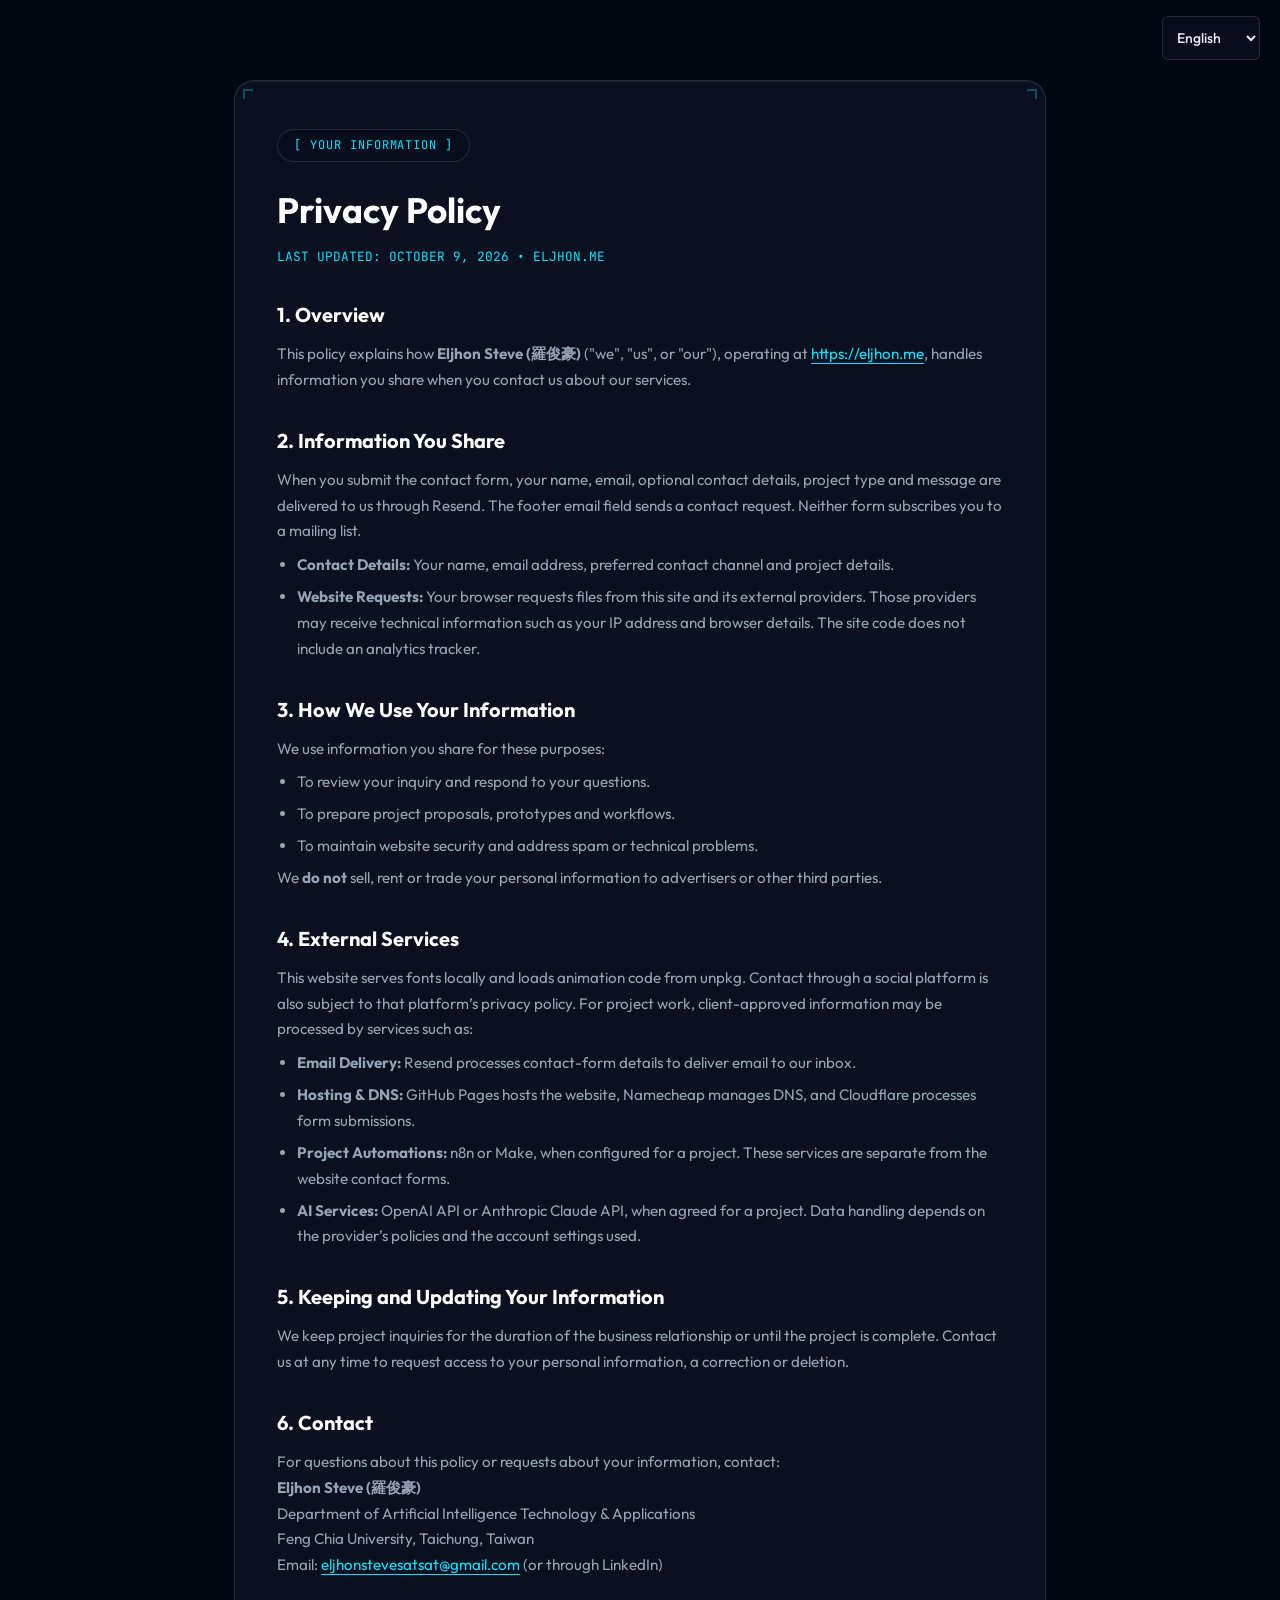
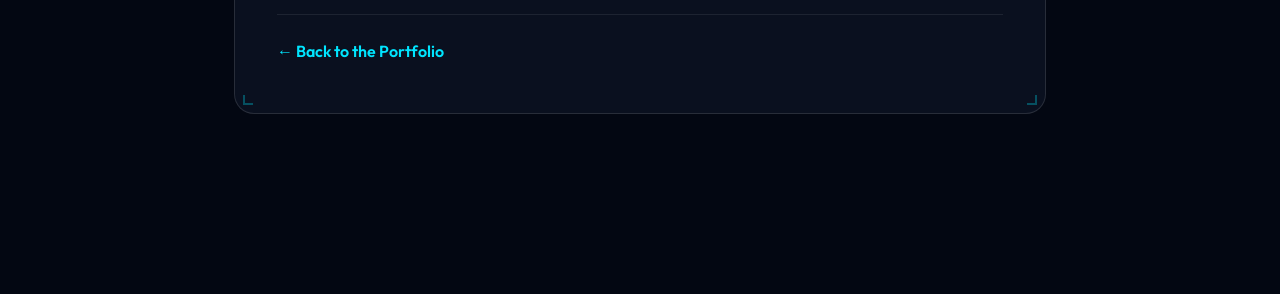
<file: privacy.html>
<!DOCTYPE html>
<html lang="en">
<head>
  <meta charset="UTF-8">
  <meta name="viewport" content="width=device-width, initial-scale=1.0">
  <title>Privacy Policy | Eljhon Steve (羅俊豪)</title>
  <meta name="description" content="How Eljhon Steve (羅俊豪) handles personal information shared through this portfolio and project inquiries.">
  <meta name="theme-color" content="#030712">
  <link rel="icon" type="image/svg+xml" href="data:image/svg+xml,<svg xmlns='http://www.w3.org/2000/svg' viewBox='0 0 100 100'><text y='.9em' font-size='90'>⚡</text></svg>">
  <link rel="preload" href="fonts/outfit-latin.woff2" as="font" type="font/woff2" crossorigin>
  <link rel="preload" href="fonts/space-grotesk-latin.woff2" as="font" type="font/woff2" crossorigin>
  <link rel="stylesheet" href="style.css?v=20261009-resend">
  <style>
    .legal-wrapper {
      max-width: 860px;
      margin: 80px auto;
      padding: 0 24px 100px 24px;
      position: relative;
      z-index: 10;
    }
    .legal-card {
      padding: 48px 42px;
    }
    .legal-card h1 {
      font-size: 2.2rem;
      margin-bottom: 8px;
      color: #fff;
    }
    .legal-meta {
      font-family: 'JetBrains Mono', monospace;
      font-size: 0.8rem;
      color: #00e5ff;
      margin-bottom: 32px;
    }
    .legal-section {
      margin-bottom: 28px;
    }
    .legal-section h2 {
      font-size: 1.25rem;
      color: #fff;
      margin-bottom: 10px;
    }
    .legal-section p, .legal-section ul {
      color: #94a3b8;
      font-size: 0.95rem;
      line-height: 1.7;
    }
    .legal-section ul {
      margin-left: 20px;
      margin-top: 8px;
    }
    .legal-section li {
      margin-bottom: 6px;
    }
  </style>
</head>
<body class="cre8tera-theme">
  <label class="language-switcher standalone-language" data-no-translate>
    <select id="languageSelect" aria-label="Language / 語言">
      <option value="en" lang="en">English</option>
      <option value="zh-Hant" lang="zh-Hant">繁體中文</option>
    </select>
  </label>
  <div class="technical-grid-overlay" aria-hidden="true"></div>

  <main class="legal-wrapper">
    <div class="glass-text-card legal-card">
      <span class="crop-corner c-tl" aria-hidden="true"></span>
      <span class="crop-corner c-tr" aria-hidden="true"></span>
      <span class="crop-corner c-bl" aria-hidden="true"></span>
      <span class="crop-corner c-br" aria-hidden="true"></span>

      <div class="section-badge-row">
        <span class="tech-badge">[ YOUR INFORMATION ]</span>
      </div>

      <h1>Privacy Policy</h1>
      <div class="legal-meta">LAST UPDATED: OCTOBER 9, 2026 • ELJHON.ME</div>

      <div class="legal-section">
        <h2>1. Overview</h2>
        <p>This policy explains how <strong>Eljhon Steve (羅俊豪)</strong> ("we", "us", or "our"), operating at <a href="https://eljhon.me" style="color: #00e5ff;">https://eljhon.me</a>, handles information you share when you contact us about our services.</p>
      </div>

      <div class="legal-section">
        <h2>2. Information You Share</h2>
        <p>When you submit the contact form, your name, email, optional contact details, project type and message are delivered to us through Resend. The footer email field sends a contact request. Neither form subscribes you to a mailing list.</p>
        <ul>
          <li><strong>Contact Details:</strong> Your name, email address, preferred contact channel and project details.</li>
          <li><strong>Website Requests:</strong> Your browser requests files from this site and its external providers. Those providers may receive technical information such as your IP address and browser details. The site code does not include an analytics tracker.</li>
        </ul>
      </div>

      <div class="legal-section">
        <h2>3. How We Use Your Information</h2>
        <p>We use information you share for these purposes:</p>
        <ul>
          <li>To review your inquiry and respond to your questions.</li>
          <li>To prepare project proposals, prototypes and workflows.</li>
          <li>To maintain website security and address spam or technical problems.</li>
        </ul>
        <p>We <strong>do not</strong> sell, rent or trade your personal information to advertisers or other third parties.</p>
      </div>

      <div class="legal-section">
        <h2>4. External Services</h2>
        <p>This website serves fonts locally and loads animation code from unpkg. Contact through a social platform is also subject to that platform’s privacy policy. For project work, client-approved information may be processed by services such as:</p>
        <ul>
          <li><strong>Email Delivery:</strong> Resend processes contact-form details to deliver email to our inbox.</li>
          <li><strong>Hosting &amp; DNS:</strong> GitHub Pages hosts the website, Namecheap manages DNS, and Cloudflare processes form submissions.</li>
          <li><strong>Project Automations:</strong> n8n or Make, when configured for a project. These services are separate from the website contact forms.</li>
          <li><strong>AI Services:</strong> OpenAI API or Anthropic Claude API, when agreed for a project. Data handling depends on the provider’s policies and the account settings used.</li>
        </ul>
      </div>

      <div class="legal-section">
        <h2>5. Keeping and Updating Your Information</h2>
        <p>We keep project inquiries for the duration of the business relationship or until the project is complete. Contact us at any time to request access to your personal information, a correction or deletion.</p>
      </div>

      <div class="legal-section">
        <h2>6. Contact</h2>
        <p>For questions about this policy or requests about your information, contact:</p>
        <p><strong>Eljhon Steve (羅俊豪)</strong><br>
        Department of Artificial Intelligence Technology & Applications<br>
        Feng Chia University, Taichung, Taiwan<br>
        Email: <a href="mailto:eljhonstevesatsat@gmail.com" style="color: #00e5ff;">eljhonstevesatsat@gmail.com</a> (or through LinkedIn)</p>
      </div>

      <div style="margin-top: 36px; padding-top: 24px; border-top: 1px solid rgba(255,255,255,0.08);">
        <a href="/" style="display: inline-flex; align-items: center; gap: 8px; color: #00e5ff; text-decoration: none; font-weight: 600;">
          <span>← Back to the Portfolio</span>
        </a>
      </div>
    </div>
  </main>
  <script defer src="i18n.js?v=20261009-resend"></script>
</body>
</html>
</file>
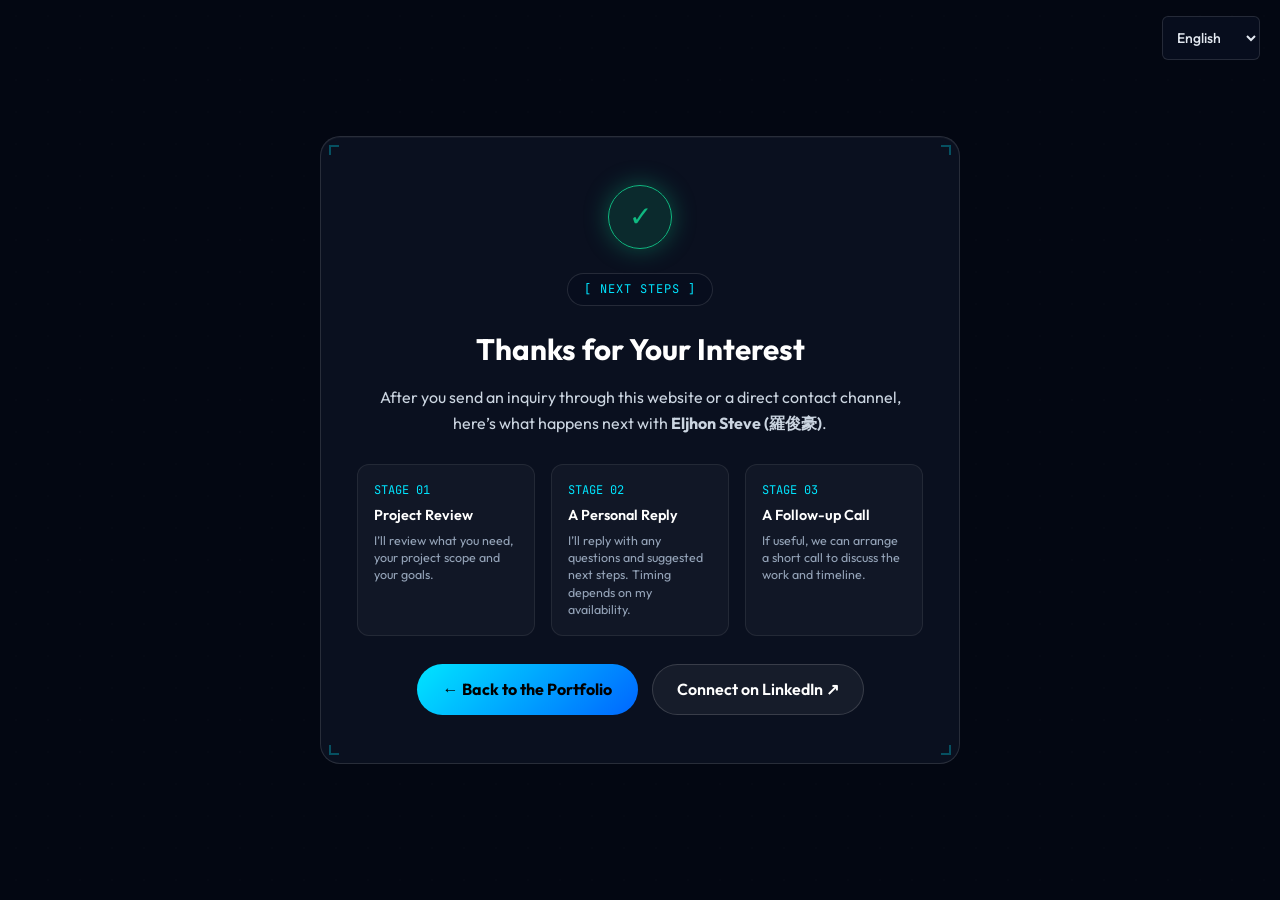
<file: thank-you.html>
<!DOCTYPE html>
<html lang="en">
<head>
  <meta charset="UTF-8">
  <meta name="viewport" content="width=device-width, initial-scale=1.0">
  <title>Inquiry Next Steps | Eljhon Steve (羅俊豪)</title>
  <meta name="description" content="What to expect after contacting Eljhon Steve (羅俊豪) about an automation, video or design project.">
  <meta name="theme-color" content="#030712">
  <link rel="icon" type="image/svg+xml" href="data:image/svg+xml,<svg xmlns='http://www.w3.org/2000/svg' viewBox='0 0 100 100'><text y='.9em' font-size='90'>⚡</text></svg>">
  <link rel="preload" href="fonts/outfit-latin.woff2" as="font" type="font/woff2" crossorigin>
  <link rel="preload" href="fonts/space-grotesk-latin.woff2" as="font" type="font/woff2" crossorigin>
  <link rel="stylesheet" href="style.css?v=20261009-resend">
  <style>
    .confirm-wrapper {
      min-height: 100vh;
      display: flex;
      align-items: center;
      justify-content: center;
      padding: 40px 24px;
      text-align: center;
      position: relative;
      z-index: 10;
    }
    .confirm-card {
      max-width: 640px;
      width: 100%;
      padding: 48px 36px;
    }
    .success-beacon {
      width: 64px;
      height: 64px;
      border-radius: 50%;
      background: rgba(16, 185, 129, 0.15);
      border: 1px solid #10b981;
      display: inline-flex;
      align-items: center;
      justify-content: center;
      font-size: 28px;
      color: #10b981;
      box-shadow: 0 0 25px rgba(16, 185, 129, 0.4);
      margin-bottom: 24px;
    }
    .confirm-steps {
      display: grid;
      grid-template-columns: repeat(auto-fit, minmax(160px, 1fr));
      gap: 16px;
      margin: 28px 0;
      text-align: left;
    }
    .step-box {
      background: rgba(255, 255, 255, 0.03);
      border: 1px solid rgba(255, 255, 255, 0.08);
      border-radius: 12px;
      padding: 16px;
    }
    .step-num {
      font-family: 'JetBrains Mono', monospace;
      font-size: 0.75rem;
      color: #00e5ff;
      margin-bottom: 4px;
    }
    .step-title {
      font-size: 0.9rem;
      font-weight: 600;
      color: #fff;
      margin-bottom: 4px;
    }
    .step-desc {
      font-size: 0.78rem;
      color: #94a3b8;
      line-height: 1.4;
    }
  </style>
</head>
<body class="cre8tera-theme">
  <label class="language-switcher standalone-language" data-no-translate>
    <select id="languageSelect" aria-label="Language / 語言">
      <option value="en" lang="en">English</option>
      <option value="zh-Hant" lang="zh-Hant">繁體中文</option>
    </select>
  </label>
  <div class="technical-grid-overlay" aria-hidden="true"></div>

  <main class="confirm-wrapper">
    <div class="glass-text-card confirm-card">
      <span class="crop-corner c-tl" aria-hidden="true"></span>
      <span class="crop-corner c-tr" aria-hidden="true"></span>
      <span class="crop-corner c-bl" aria-hidden="true"></span>
      <span class="crop-corner c-br" aria-hidden="true"></span>

      <div class="success-beacon">✓</div>

      <div class="section-badge-row">
        <span class="tech-badge">[ NEXT STEPS ]</span>
      </div>

      <h1 style="font-size: 1.85rem; margin-bottom: 12px; color: #fff;">Thanks for Your Interest</h1>
      <p style="color: #cbd5e1; font-size: 1rem; line-height: 1.6;">
        After you send an inquiry through this website or a direct contact channel, here’s what happens next with <strong>Eljhon Steve (羅俊豪)</strong>.
      </p>

      <!-- Response Time Promise & Workflow Steps -->
      <div class="confirm-steps">
        <div class="step-box">
          <div class="step-num">STAGE 01</div>
          <div class="step-title">Project Review</div>
          <div class="step-desc">I’ll review what you need, your project scope and your goals.</div>
        </div>
        <div class="step-box">
          <div class="step-num">STAGE 02</div>
          <div class="step-title">A Personal Reply</div>
          <div class="step-desc">I’ll reply with any questions and suggested next steps. Timing depends on my availability.</div>
        </div>
        <div class="step-box">
          <div class="step-num">STAGE 03</div>
          <div class="step-title">A Follow-up Call</div>
          <div class="step-desc">If useful, we can arrange a short call to discuss the work and timeline.</div>
        </div>
      </div>

      <div style="display: flex; gap: 14px; justify-content: center; flex-wrap: wrap;">
        <a href="/" style="display: inline-flex; align-items: center; gap: 8px; background: linear-gradient(135deg, #00e5ff, #0066ff); color: #000; font-weight: 700; padding: 12px 26px; border-radius: 9999px; text-decoration: none;">
          <span>← Back to the Portfolio</span>
        </a>
        <a href="https://www.linkedin.com/in/eljhon-satsat/" target="_blank" rel="noopener" style="display: inline-flex; align-items: center; gap: 8px; background: rgba(255, 255, 255, 0.05); border: 1px solid rgba(255, 255, 255, 0.15); color: #fff; font-weight: 600; padding: 12px 24px; border-radius: 9999px; text-decoration: none;">
          <span>Connect on LinkedIn ↗</span>
        </a>
      </div>
    </div>
  </main>
  <script defer src="i18n.js?v=20261009-resend"></script>
</body>
</html>
</file>
<file: style.css>
/**
 * ELJHON STEVE (羅俊豪) - PORTFOLIO DESIGN SYSTEM
 * High-End Agency Redesign Inspired by Cre8tera & Video Inspiration Frames
 * Pure Deep Dark Mode • Electric Neon Blue Auroras • Kinetic Typography • Glassmorphism
 */

/* Local Google Fonts, licensed under the SIL Open Font License; see fonts/. */
@font-face {
  font-family: 'Caveat';
  font-style: normal;
  font-weight: 600 700;
  font-display: swap;
  src: url('fonts/caveat-latin.woff2') format('woff2');
}
@font-face {
  font-family: 'JetBrains Mono';
  font-style: normal;
  font-weight: 400 600;
  font-display: swap;
  src: url('fonts/jetbrains-mono-latin.woff2') format('woff2');
}
@font-face {
  font-family: 'Outfit';
  font-style: normal;
  font-weight: 300 900;
  font-display: swap;
  src: url('fonts/outfit-latin.woff2') format('woff2');
}
@font-face {
  font-family: 'Space Grotesk';
  font-style: normal;
  font-weight: 400 700;
  font-display: swap;
  src: url('fonts/space-grotesk-latin.woff2') format('woff2');
}

/* ==========================================================================
   1. DESIGN TOKENS & CSS VARIABLES
   ========================================================================== */
.contact-honeypot {
  position: absolute;
  width: 1px;
  height: 1px;
  padding: 0;
  overflow: hidden;
  clip-path: inset(50%);
  opacity: 0;
  pointer-events: none;
}

:root {
  /* Color Palette */
  --bg-pitch: #030712;
  --bg-deep: #030712;
  --bg-surface: #070d1d;
  --bg-card: rgba(11, 18, 32, 0.94);
  --bg-card-hover: rgba(17, 26, 43, 0.96);

  /* Cyan & Electric Blue Accents */
  --neon-cyan: #00e5ff;
  --neon-blue: #0066ff;
  --neon-electric: #38bdf8;
  --neon-glow: rgba(0, 229, 255, 0.45);
  --blue-glow: rgba(0, 102, 255, 0.35);

  /* Status Colors */
  --status-green: #10b981;
  --status-purple: #8b5cf6;
  --status-orange: #f59e0b;

  /* Typography Colors */
  --text-pure: #ffffff;
  --text-light: #e2e8f0;
  --text-muted: #94a3b8;
  --text-dim: #64748b;
  --text-dark: #334155;

  /* Borders & Grid Lines */
  --border-subtle: rgba(255, 255, 255, 0.08);
  --border-glass: rgba(255, 255, 255, 0.12);
  --border-glow: rgba(0, 229, 255, 0.4);
  --grid-line: rgba(255, 255, 255, 0.05);

  /* Font Families */
  --font-display: 'Space Grotesk', -apple-system, BlinkMacSystemFont, sans-serif;
  --font-body: 'Outfit', -apple-system, BlinkMacSystemFont, sans-serif;
  --font-cursive: 'Caveat', cursive;
  --font-mono: 'JetBrains Mono', monospace;

  /* Spacing & Layout */
  --container-max: 1240px;
  --header-height: 72px;
  --radius-sm: 6px;
  --radius-md: 12px;
  --radius-lg: 20px;
  --radius-full: 9999px;

  /* Transitions */
  --transition-fast: 0.2s cubic-bezier(0.16, 1, 0.3, 1);
  --transition-smooth: 0.35s cubic-bezier(0.16, 1, 0.3, 1);
  --transition-spring: 0.5s cubic-bezier(0.34, 1.56, 0.64, 1);
}

/* ==========================================================================
   2. RESET & GLOBAL BASE
   ========================================================================== */
*, *::before, *::after {
  box-sizing: border-box;
  margin: 0;
  padding: 0;
}

html {
  scroll-behavior: smooth;
  scroll-padding-block: calc(var(--header-height) + 24px) 96px;
  color-scheme: dark;
  background-color: var(--bg-pitch);
}

body {
  font-family: var(--font-body);
  background-color: transparent;
  color: var(--text-light);
  line-height: 1.6;
  overflow-x: hidden;
  position: relative;
  -webkit-font-smoothing: antialiased;
  -moz-osx-font-smoothing: grayscale;
}

::selection {
  background: rgba(0, 229, 255, 0.25);
  color: #ffffff;
}

a {
  color: inherit;
  text-decoration: none;
  transition: color var(--transition-fast);
}

button, input, textarea {
  font: inherit;
  color: inherit;
}

.container {
  width: 100%;
  max-width: var(--container-max);
  margin-left: auto;
  margin-right: auto;
  padding-left: 24px;
  padding-right: 24px;
}

/* Monospace Helpers */
.code-mono {
  font-family: var(--font-mono);
  font-size: 0.82rem;
  letter-spacing: -0.02em;
}

/* Ensure all page content stacks above background canvas */
.site-header,
main,
footer,
.sticky-viewport-slider {
  position: relative;
  z-index: 2;
}

/* ==========================================================================
   3. BACKGROUND 3D AI BLUE ORB CANVAS & TECHNICAL SCHEMATIC GRID
   ========================================================================== */
.ai-orb-canvas {
  position: fixed;
  top: 0;
  left: 0;
  width: 100vw;
  height: 100vh;
  z-index: 0;
  pointer-events: none;
  display: block;
  opacity: 0.18;
}

.technical-grid-overlay {
  position: fixed;
  inset: 0;
  z-index: 1;
  background-image: radial-gradient(rgba(255, 255, 255, 0.08) 1px, transparent 1px);
  background-size: 32px 32px;
  pointer-events: none;
  opacity: 0.16;
}

/* Fixed 4-corner screen crosshairs for technical aesthetic */
.viewport-crosshairs {
  position: fixed;
  inset: 12px;
  pointer-events: none;
  z-index: 100;
  display: block;
}

.v-cross {
  position: absolute;
  color: rgba(255, 255, 255, 0.25);
  font-family: var(--font-mono);
  font-size: 13px;
  line-height: 1;
}

.v-tl { top: 0; left: 0; }
.v-tr { top: 0; right: 0; }
.v-bl { bottom: 0; left: 0; }
.v-br { bottom: 0; right: 0; }

/* ==========================================================================
   4. PERSISTENT VIEWPORT SCROLL SLIDER (0 TO 100)
   ========================================================================== */
.sticky-viewport-slider {
  position: fixed;
  bottom: 24px;
  left: 50%;
  transform: translateX(-50%);
  z-index: 990;
  pointer-events: auto;
  width: 90%;
  max-width: 440px;
}

.slider-capsule {
  position: relative;
  background: rgba(5, 10, 22, 0.82);
  backdrop-filter: blur(18px);
  -webkit-backdrop-filter: blur(18px);
  border: 1px solid rgba(255, 255, 255, 0.12);
  border-radius: var(--radius-full);
  padding: 8px 18px 10px 18px;
  box-shadow: 0 10px 30px rgba(0, 0, 0, 0.6), 0 0 20px rgba(0, 229, 255, 0.15);
  cursor: pointer;
  user-select: none;
  transition: border-color var(--transition-fast), box-shadow var(--transition-fast);
}

.slider-capsule:hover {
  border-color: rgba(0, 229, 255, 0.35);
  box-shadow: 0 12px 35px rgba(0, 0, 0, 0.7), 0 0 25px rgba(0, 229, 255, 0.25);
}

.slider-scale-labels {
  display: flex;
  justify-content: space-between;
  font-family: var(--font-mono);
  font-size: 0.68rem;
  color: var(--text-dim);
  margin-bottom: 4px;
  padding: 0 2px;
}

.slider-track-line {
  position: relative;
  height: 4px;
  background: rgba(255, 255, 255, 0.12);
  border-radius: var(--radius-full);
}

.slider-tick-mark {
  position: absolute;
  top: -3px;
  width: 1px;
  height: 10px;
  background: rgba(255, 255, 255, 0.25);
}

.slider-tick-mark.t-0 { left: 0%; }
.slider-tick-mark.t-2 { left: 20%; }
.slider-tick-mark.t-4 { left: 40%; }
.slider-tick-mark.t-6 { left: 60%; }
.slider-tick-mark.t-8 { left: 80%; }
.slider-tick-mark.t-10 { left: 100%; transform: translateX(-100%); }

.slider-progress-bar {
  position: absolute;
  top: 0;
  left: 0;
  height: 100%;
  width: 0%;
  background: linear-gradient(90deg, #0066ff, #00e5ff);
  border-radius: var(--radius-full);
  box-shadow: 0 0 10px rgba(0, 229, 255, 0.5);
  transition: width 0.1s linear;
}

.slider-thumb {
  position: absolute;
  top: 50%;
  left: 0%;
  transform: translate(-50%, -50%);
  width: 44px;
  height: 44px;
  border-radius: 50%;
  cursor: grab;
  transition: left 0.1s linear, transform 0.15s ease;
}

/* Keep the visible handle small while making its hit area comfortable. */
.slider-thumb::before {
  content: '';
  position: absolute;
  top: 50%;
  left: 50%;
  width: 14px;
  height: 14px;
  transform: translate(-50%, -50%);
  background: var(--text-light);
  border: 2px solid var(--neon-cyan);
  border-radius: 50%;
  box-shadow: 0 0 10px rgba(0, 229, 255, 0.4);
}

.slider-thumb:hover, .slider-thumb:active {
  transform: translate(-50%, -50%) scale(1.25);
  cursor: grabbing;
}

.thumb-tooltip {
  position: absolute;
  bottom: 44px;
  left: 50%;
  transform: translateX(-50%);
  background: #050a16;
  border: 1px solid var(--neon-cyan);
  color: var(--neon-cyan);
  font-family: var(--font-mono);
  font-size: 0.65rem;
  font-weight: 600;
  padding: 2px 6px;
  border-radius: 4px;
  white-space: nowrap;
  opacity: 0;
  pointer-events: none;
  transition: opacity 0.2s ease, transform 0.2s ease;
}

.slider-capsule:hover .thumb-tooltip,
.slider-thumb:focus-visible .thumb-tooltip {
  opacity: 1;
}

/* ==========================================================================
   5. HEADER & FLOATING NAVIGATION
   ========================================================================== */
.site-header {
  position: sticky;
  top: 0;
  left: 0;
  width: 100%;
  height: var(--header-height);
  z-index: 1000;
  background: rgba(0, 0, 0, 0.5);
  backdrop-filter: blur(14px);
  -webkit-backdrop-filter: blur(14px);
  border-bottom: 1px solid rgba(255, 255, 255, 0.05);
  display: flex;
  align-items: center;
}

.header-inner {
  display: flex;
  align-items: center;
  justify-content: space-between;
  width: 100%;
}

.brand-logo {
  display: inline-flex;
  align-items: center;
  gap: 10px;
  color: #ffffff;
  font-family: var(--font-display);
  font-weight: 700;
  font-size: 1.15rem;
  letter-spacing: 0.06em;
}

.brand-name {
  background: linear-gradient(135deg, #ffffff 40%, #00e5ff 100%);
  -webkit-background-clip: text;
  background-clip: text;
  -webkit-text-fill-color: transparent;
}

/* Floating Center Menu Pill */
.nav-pill-menu {
  display: inline-flex;
  align-items: center;
  gap: 8px;
  background: rgba(18, 24, 40, 0.85);
  border: 1px solid rgba(255, 255, 255, 0.12);
  color: var(--text-light);
  padding: 7px 18px;
  border-radius: var(--radius-full);
  font-size: 0.88rem;
  font-weight: 500;
  cursor: pointer;
  transition: transform var(--transition-fast), background-color var(--transition-fast), border-color var(--transition-fast), box-shadow var(--transition-fast);
  box-shadow: 0 4px 15px rgba(0, 0, 0, 0.4);
}

.nav-pill-menu:hover {
  background: rgba(30, 41, 68, 0.95);
  border-color: rgba(0, 229, 255, 0.4);
  color: #ffffff;
  box-shadow: 0 4px 20px rgba(0, 229, 255, 0.2);
}

.status-indicator-dot {
  width: 7px;
  height: 7px;
  background: var(--neon-cyan);
  border-radius: 50%;
  box-shadow: 0 0 8px var(--neon-cyan);
  animation: pulseCyan 2s infinite;
}

@keyframes pulseCyan {
  0%, 100% { transform: scale(1); opacity: 1; }
  50% { transform: scale(1.3); opacity: 0.7; }
}

/* Header Right Actions */
.header-actions {
  display: flex;
  align-items: center;
  gap: 18px;
}

.nav-ghost-link {
  font-size: 0.9rem;
  color: var(--text-muted);
  font-weight: 500;
}

.nav-ghost-link:hover {
  color: #ffffff;
}

.try-demo-pill {
  display: inline-flex;
  align-items: center;
  gap: 8px;
  background: #ffffff;
  color: #030712;
  font-size: 0.86rem;
  font-weight: 600;
  padding: 7px 16px;
  border-radius: var(--radius-full);
  transition: transform var(--transition-fast), background-color var(--transition-fast), color var(--transition-fast), box-shadow var(--transition-fast);
  box-shadow: 0 2px 10px rgba(255, 255, 255, 0.2);
}

.try-demo-pill:hover {
  background: #00e5ff;
  color: #000000;
  box-shadow: 0 0 20px rgba(0, 229, 255, 0.6);
  transform: translateY(-1px);
}

.cursor-pill-icon {
  width: 12px;
  height: 12px;
}

/* Nav Drawer */
.nav-drawer {
  position: absolute;
  top: var(--header-height);
  left: 0;
  width: 100%;
  background: rgba(3, 7, 18, 0.96);
  backdrop-filter: blur(24px);
  -webkit-backdrop-filter: blur(24px);
  border-bottom: 1px solid rgba(0, 229, 255, 0.2);
  padding: 24px 0;
  transform: translateY(-100%);
  opacity: 0;
  visibility: hidden;
  transition: transform var(--transition-smooth), opacity var(--transition-smooth), visibility var(--transition-smooth);
  box-shadow: 0 20px 40px rgba(0, 0, 0, 0.8);
}

.nav-drawer.open {
  transform: translateY(0);
  opacity: 1;
  visibility: visible;
}

.drawer-links {
  max-width: var(--container-max);
  margin: 0 auto;
  padding: 0 24px;
  display: grid;
  grid-template-columns: repeat(auto-fit, minmax(180px, 1fr));
  gap: 16px;
}

.drawer-item {
  display: flex;
  align-items: center;
  gap: 12px;
  padding: 12px 16px;
  border-radius: var(--radius-sm);
  background: rgba(255, 255, 255, 0.02);
  border: 1px solid rgba(255, 255, 255, 0.05);
  font-weight: 500;
  transition: transform var(--transition-fast), background-color var(--transition-fast), border-color var(--transition-fast), color var(--transition-fast);
}

.drawer-item:hover {
  background: rgba(0, 229, 255, 0.08);
  border-color: rgba(0, 229, 255, 0.3);
  color: #ffffff;
  transform: translateX(4px);
}

.drawer-num {
  font-family: var(--font-mono);
  font-size: 0.75rem;
  color: var(--neon-cyan);
}

/* ==========================================================================
   6. SECTION 1: HERO & KINETIC TYPOGRAPHY
   ========================================================================== */
.hero-section {
  min-height: calc(100dvh - var(--header-height));
  display: flex;
  align-items: center;
  position: relative;
  padding: 60px 0 100px 0;
}

.hero-top-badge-wrap {
  text-align: center;
  margin-bottom: 40px;
}

.tech-badge {
  display: inline-block;
  font-family: var(--font-mono);
  font-size: 0.75rem;
  letter-spacing: 0.08em;
  color: var(--neon-cyan);
  background: rgba(0, 229, 255, 0.06);
  border: 1px solid rgba(0, 229, 255, 0.2);
  padding: 6px 16px;
  border-radius: var(--radius-full);
}

.hero-grid-trio {
  display: grid;
  grid-template-columns: 1fr 2fr 1fr;
  align-items: center;
  gap: 36px;
}

.hero-col-left, .hero-col-right {
  display: flex;
  flex-direction: column;
  gap: 10px;
}

.hero-col-title {
  font-family: var(--font-mono);
  font-size: 0.8rem;
  text-transform: uppercase;
  letter-spacing: 0.06em;
  color: var(--neon-cyan);
}

.hero-col-desc {
  font-size: 0.95rem;
  color: var(--text-muted);
  line-height: 1.6;
}

.hero-col-desc strong {
  color: #ffffff;
  font-weight: 600;
}

/* Centerpiece Kinetic Typography */
.hero-centerpiece {
  text-align: center;
  display: flex;
  flex-direction: column;
  align-items: center;
  gap: 32px;
}

.hero-headline {
  font-family: var(--font-display);
  font-weight: 800;
  font-size: clamp(3rem, 6.5vw, 6rem);
  line-height: 1.05;
  letter-spacing: -0.03em;
  color: #ffffff;
  display: flex;
  flex-direction: column;
  align-items: center;
}

.headline-part-top {
  display: block;
  color: var(--text-light);
}

.headline-part-bottom {
  display: flex;
  align-items: center;
  justify-content: center;
  gap: clamp(24px, 3.5vw, 40px);
  margin-top: 12px;
  flex-wrap: wrap;
}

.word-your {
  display: inline-block;
  font-weight: 400;
  color: var(--text-muted);
  flex-shrink: 0;
}

/* Tumbler Box with Corner Crop Marks */
.tumbler-box {
  --tumbler-height: 1.45em;
  --tumbler-depth: calc(var(--tumbler-height) / 2);
  position: relative;
  display: inline-flex;
  align-items: center;
  justify-content: center;
  padding: 6px 36px;
  min-width: clamp(280px, 36vw, 460px);
  height: var(--tumbler-height);
  perspective: 1000px;
  perspective-origin: 50% 50%;
  overflow: visible;
  flex-shrink: 0;
}

/* Corner Crosshair Crop Marks (+ or brackets) */
.crop-corner {
  position: absolute;
  width: 8px;
  height: 8px;
  border-color: var(--neon-cyan);
  border-style: solid;
  pointer-events: none;
}

.c-tl { top: -2px; left: -2px; border-width: 2px 0 0 2px; }
.c-tr { top: -2px; right: -2px; border-width: 2px 2px 0 0; }
.c-bl { bottom: -2px; left: -2px; border-width: 0 0 2px 2px; }
.c-br { bottom: -2px; right: -2px; border-width: 0 2px 2px 0; }

/* Neon Cursive Accent Words */
.cursive-accent {
  font-family: var(--font-cursive);
  font-weight: 700;
  color: var(--neon-cyan);
  text-shadow: none;
  letter-spacing: 0.02em;
  font-size: 0.95em;
}

.tumbler-prism {
  position: absolute;
  inset: 0;
  transform-style: preserve-3d;
  transform: translateZ(calc(-1 * var(--tumbler-depth))) rotateX(0deg);
  animation: prismTurn 11.2s cubic-bezier(0.16, 1, 0.3, 1) infinite;
}

.tumbler-word {
  position: absolute;
  inset: 0;
  font-size: inherit;
  display: flex;
  align-items: center;
  justify-content: center;
  background: linear-gradient(180deg, #0b1426, #050a16 60%, #091426);
  border: 1px solid rgba(0, 229, 255, 0.4);
  border-radius: 4px;
  box-shadow: inset 0 1px 0 rgba(166, 240, 255, 0.15);
  backface-visibility: hidden;
  -webkit-backface-visibility: hidden;
  white-space: nowrap;
  pointer-events: none;
}

.tumbler-word[data-index="0"] { transform: rotateX(0deg) translateZ(var(--tumbler-depth)); }
.tumbler-word[data-index="1"] { transform: rotateX(90deg) translateZ(var(--tumbler-depth)); }
.tumbler-word[data-index="2"] { transform: rotateX(180deg) translateZ(var(--tumbler-depth)); }
.tumbler-word[data-index="3"] { transform: rotateX(270deg) translateZ(var(--tumbler-depth)); }

.tumbler-end {
  position: absolute;
  top: 0;
  width: var(--tumbler-height);
  height: 100%;
  background: #081323;
  border: 1px solid rgba(0, 229, 255, 0.35);
  backface-visibility: hidden;
}
.tumbler-end-left { left: 0; transform: translateX(-50%) rotateY(-90deg); }
.tumbler-end-right { right: 0; transform: translateX(50%) rotateY(90deg); }
.tumbler-box.is-paused .tumbler-prism { animation-play-state: paused; }

@keyframes prismTurn {
  0%, 18% { transform: translateZ(calc(-1 * var(--tumbler-depth))) rotateX(0deg); }
  25%, 43% { transform: translateZ(calc(-1 * var(--tumbler-depth))) rotateX(-90deg); }
  50%, 68% { transform: translateZ(calc(-1 * var(--tumbler-depth))) rotateX(-180deg); }
  75%, 93% { transform: translateZ(calc(-1 * var(--tumbler-depth))) rotateX(-270deg); }
  100% { transform: translateZ(calc(-1 * var(--tumbler-depth))) rotateX(-360deg); }
}

/* Hero CTA Button */
.hero-cta-wrapper {
  margin-top: 28px;
}

.hero-cta-btn {
  display: inline-flex;
  align-items: center;
  gap: 10px;
  background: var(--neon-cyan);
  color: var(--bg-deep);
  font-weight: 700;
  font-size: 0.95rem;
  padding: 12px 28px;
  border-radius: var(--radius-full);
  box-shadow: 0 4px 20px rgba(0, 229, 255, 0.12);
  transition: transform var(--transition-fast), background-color var(--transition-fast), box-shadow var(--transition-fast);
}

.hero-cta-btn:hover {
  transform: translateY(-2px);
  background: #7aeeff;
  box-shadow: 0 6px 24px rgba(0, 229, 255, 0.18);
  color: var(--bg-deep);
}

.cta-cursor-icon {
  width: 14px;
  height: 14px;
}

.scroll-down-hint {
  text-align: center;
  margin-top: 50px;
  color: var(--text-dim);
  font-size: 1.2rem;
  animation: bounceHint 2s infinite;
}

@keyframes bounceHint {
  0%, 20%, 50%, 80%, 100% { transform: translateY(0); }
  40% { transform: translateY(6px); }
  60% { transform: translateY(3px); }
}

/* ==========================================================================
   7. SECTION 2: HORIZON ECLIPSE & DEGREE CHECKPOINT
   ========================================================================== */
.horizon-checkpoint-section {
  position: relative;
  padding: 120px 0 100px 0;
  overflow: hidden;
}

/* Planetary Curved Horizon Arc (Cre8tera Signature Visual Shift) */
.horizon-planetary-arc {
  position: absolute;
  top: 0;
  left: 50%;
  transform: translateX(-50%);
  width: 180vw;
  height: 380px;
  border-radius: 50% 50% 0 0;
  background: radial-gradient(ellipse at 50% 0%, rgba(0, 229, 255, 0.18) 0%, rgba(0, 102, 255, 0.08) 45%, transparent 75%);
  pointer-events: none;
  z-index: 0;
}

.horizon-glow-line {
  position: absolute;
  top: 0;
  left: 10%;
  right: 10%;
  height: 2px;
  background: radial-gradient(ellipse at center, #00e5ff 0%, rgba(0, 229, 255, 0.5) 40%, transparent 80%);
  box-shadow: 0 0 25px #00e5ff, 0 0 60px #0066ff;
}

.checkpoint-container {
  position: relative;
  z-index: 1;
}

.section-badge-row {
  margin-bottom: 20px;
}

.floating-badge {
  display: inline-block;
  font-family: var(--font-mono);
  font-size: 0.72rem;
  letter-spacing: 0.08em;
  color: var(--neon-cyan);
  background: rgba(0, 229, 255, 0.08);
  border: 1px solid rgba(0, 229, 255, 0.25);
  padding: 4px 14px;
  border-radius: var(--radius-full);
}

.horizon-headline {
  font-family: var(--font-display);
  font-size: clamp(2rem, 4vw, 3.2rem);
  font-weight: 700;
  color: #ffffff;
  letter-spacing: -0.02em;
  line-height: 1.2;
  margin-bottom: 48px;
  max-width: 800px;
}

/* Glass Checkpoint Card */
.checkpoint-glass-card {
  background: var(--bg-card);
  backdrop-filter: blur(20px);
  -webkit-backdrop-filter: blur(20px);
  border: 1px solid var(--border-glass);
  border-radius: var(--radius-lg);
  box-shadow: 0 20px 50px rgba(0, 0, 0, 0.7), 0 0 30px rgba(0, 229, 255, 0.08);
  overflow: hidden;
}

.checkpoint-card-bar {
  display: flex;
  justify-content: space-between;
  align-items: center;
  padding: 14px 24px;
  background: rgba(255, 255, 255, 0.02);
  border-bottom: 1px solid rgba(255, 255, 255, 0.06);
}

.card-bar-left {
  display: flex;
  align-items: center;
  gap: 10px;
}

.terminal-dot {
  width: 8px;
  height: 8px;
  border-radius: 50%;
}

.terminal-dot.green { background: #10b981; box-shadow: 0 0 8px #10b981; }
.terminal-dot.blue { background: #00e5ff; box-shadow: 0 0 8px #00e5ff; }

.epoch-chip {
  font-family: var(--font-mono);
  font-size: 0.75rem;
  background: rgba(0, 229, 255, 0.1);
  color: var(--neon-cyan);
  border: 1px solid rgba(0, 229, 255, 0.3);
  padding: 4px 10px;
  border-radius: var(--radius-full);
}

.checkpoint-card-body {
  padding: 36px 32px;
}

.progress-metric-header {
  display: flex;
  justify-content: space-between;
  align-items: flex-start;
  flex-wrap: wrap;
  gap: 16px;
  margin-bottom: 28px;
}

.metric-label {
  display: block;
  font-size: 0.85rem;
  color: var(--text-muted);
  margin-bottom: 4px;
}

.cyan-highlight {
  color: var(--neon-cyan);
  font-size: 0.95rem;
  font-weight: 500;
}

.metric-loss-wrap {
  display: flex;
  align-items: center;
  gap: 8px;
  background: rgba(16, 185, 129, 0.08);
  border: 1px solid rgba(16, 185, 129, 0.25);
  padding: 4px 12px;
  border-radius: var(--radius-full);
}

.pulsing-live-dot {
  width: 6px;
  height: 6px;
  background: #10b981;
  border-radius: 50%;
  box-shadow: 0 0 6px #10b981;
  animation: pulseGreen 1.5s infinite;
}

@keyframes pulseGreen {
  0%, 100% { opacity: 1; }
  50% { opacity: 0.3; }
}

.green-text {
  color: #10b981;
}

/* ==========================================================================
   DEGREE PROGRESS TRACK & POPUP HOVER BUBBLE (STRICT USER SPECIFICATION)
   Rule: Clean bar with no text inside. Only shows 12.5% bubble upon hover!
   ========================================================================== */
.progress-track-wrapper {
  position: relative;
  margin: 40px 0 45px 0;
  padding: 10px 0;
}

.progress-bubble {
  position: absolute;
  left: 12.5%;
  bottom: calc(100% + 4px);
  transform: translateX(-50%) translateY(4px);
  background: #020617;
  color: #00e5ff;
  border: 1px solid #00e5ff;
  font-family: var(--font-mono);
  font-size: 0.8rem;
  font-weight: 600;
  padding: 4px 10px;
  border-radius: 6px;
  box-shadow: 0 0 15px rgba(0, 229, 255, 0.5), 0 4px 12px rgba(0, 0, 0, 0.8);
  opacity: 0;
  visibility: hidden;
  pointer-events: none;
  transition: opacity 0.25s cubic-bezier(0.16, 1, 0.3, 1),
              transform 0.25s cubic-bezier(0.16, 1, 0.3, 1),
              visibility 0.25s;
  z-index: 10;
  white-space: nowrap;
}

.progress-bubble::after {
  content: '';
  position: absolute;
  top: 100%;
  left: 50%;
  transform: translateX(-50%);
  border-width: 5px;
  border-style: solid;
  border-color: #00e5ff transparent transparent transparent;
}

/* Hover over the progress track reveals the floating text bubble */
.progress-track-wrapper:hover .progress-bubble,
.progress-track-wrapper:focus-within .progress-bubble {
  opacity: 1;
  visibility: visible;
  transform: translateX(-50%) translateY(-2px);
}

.progress-track {
  width: 100%;
  height: 14px;
  background: rgba(255, 255, 255, 0.05);
  border: 1px solid rgba(255, 255, 255, 0.1);
  border-radius: var(--radius-full);
  overflow: hidden;
  position: relative;
  cursor: pointer;
}

.progress-fill {
  height: 100%;
  width: 0%;
  background: linear-gradient(90deg, #0066ff, #00e5ff);
  border-radius: var(--radius-full);
  box-shadow: 0 0 16px rgba(0, 229, 255, 0.8);
  transition: width 1.2s cubic-bezier(0.16, 1, 0.3, 1);
}

/* Animated Epoch Connecting Pipeline Rail */
.epoch-pipeline-rail {
  position: relative;
  height: 2px;
  background: rgba(255, 255, 255, 0.05);
  margin: 10px 0 28px 0;
  border-radius: 2px;
  overflow: visible;
}

.pipeline-rail-progress {
  position: absolute;
  left: 0;
  top: 0;
  height: 100%;
  width: 12.5%;
  background: linear-gradient(90deg, #0066ff, #00e5ff);
  box-shadow: 0 0 10px #00e5ff;
}

.rail-packet-stream {
  position: absolute;
  inset: 0;
  pointer-events: none;
}

.rail-packet {
  position: absolute;
  top: -3px;
  width: 8px;
  height: 8px;
  border-radius: 50%;
  background: #00e5ff;
  box-shadow: 0 0 8px #00e5ff, 0 0 14px #0066ff;
  animation: railPacketTravel 4.5s linear infinite;
}

.rail-packet.p1 { animation-delay: 0s; }
.rail-packet.p2 { animation-delay: 1.5s; }
.rail-packet.p3 { animation-delay: 3s; }

@keyframes railPacketTravel {
  0% { left: 0%; opacity: 0; transform: scale(0.6); }
  10% { opacity: 1; transform: scale(1.1); }
  90% { opacity: 1; transform: scale(1); }
  100% { left: 100%; opacity: 0; transform: scale(0.5); }
}

/* Milestones Row */
.milestones-row {
  display: grid;
  grid-template-columns: repeat(auto-fit, minmax(220px, 1fr));
  gap: 18px;
}

.milestone-box.epoch-node {
  background: rgba(8, 14, 28, 0.6);
  border: 1px solid rgba(255, 255, 255, 0.07);
  border-radius: var(--radius-md);
  padding: 20px;
  position: relative;
  overflow: hidden;
  display: flex;
  flex-direction: column;
  justify-content: space-between;
  cursor: pointer;
  backdrop-filter: blur(12px);
  -webkit-backdrop-filter: blur(12px);
  transition: transform var(--transition-smooth), border-color var(--transition-smooth), background-color var(--transition-smooth), box-shadow var(--transition-smooth);
}

.milestone-box.epoch-node:hover {
  transform: translateY(-5px);
  background: rgba(12, 20, 38, 0.85);
  border-color: rgba(0, 229, 255, 0.4);
  box-shadow: 0 14px 35px rgba(0, 0, 0, 0.7), 0 0 20px rgba(0, 229, 255, 0.15);
}

.milestone-box.epoch-node.active {
  background: rgba(0, 229, 255, 0.04);
  border-color: rgba(0, 229, 255, 0.35);
  box-shadow: 0 8px 30px rgba(0, 229, 255, 0.12);
}

/* Sliding Laser Beam on Top Edge */
.milestone-laser-beam {
  position: absolute;
  top: 0;
  left: 0;
  width: 100%;
  height: 2px;
  background: linear-gradient(90deg, transparent, var(--beam-color, #00e5ff), transparent);
  transform: translateX(-100%);
  animation: beamSweep 3.2s ease-in-out infinite;
  pointer-events: none;
}

.milestone-box:nth-child(1) .milestone-laser-beam { --beam-color: #00e5ff; animation-delay: 0s; }
.milestone-box:nth-child(2) .milestone-laser-beam { --beam-color: #38bdf8; animation-delay: 0.8s; }
.milestone-box:nth-child(3) .milestone-laser-beam { --beam-color: #a78bfa; animation-delay: 1.6s; }
.milestone-box:nth-child(4) .milestone-laser-beam { --beam-color: #fbbf24; animation-delay: 2.4s; }

@keyframes beamSweep {
  0% { transform: translateX(-100%); opacity: 0; }
  30% { opacity: 1; }
  70% { opacity: 1; }
  100% { transform: translateX(100%); opacity: 0; }
}

/* Top Row: Beacons & Telemetry Badges */
.milestone-top-row {
  display: flex;
  justify-content: space-between;
  align-items: center;
  margin-bottom: 12px;
}

.milestone-dot-wrap {
  position: relative;
  display: flex;
  align-items: center;
  justify-content: center;
  width: 18px;
  height: 18px;
}

.m-dot {
  position: relative;
  width: 8px;
  height: 8px;
  border-radius: 50%;
  display: inline-block;
}

/* Epoch 1: Ping Beacon */
.m-dot.active-dot {
  background: #00e5ff;
  box-shadow: 0 0 10px #00e5ff;
}

.m-dot-ping {
  position: absolute;
  inset: -4px;
  border-radius: 50%;
  border: 1.5px solid #00e5ff;
  animation: dotPingWave 1.8s cubic-bezier(0, 0.2, 0.8, 1) infinite;
}

@keyframes dotPingWave {
  0% { transform: scale(0.6); opacity: 1; }
  100% { transform: scale(2.2); opacity: 0; }
}

/* Epoch 2-4: Orbit Beacon */
.m-dot.queued-dot {
  background: #38bdf8;
  box-shadow: 0 0 8px #38bdf8;
}

.m-dot-orbit {
  position: absolute;
  inset: -5px;
  border-radius: 50%;
  border: 1px dashed rgba(56, 189, 248, 0.5);
  animation: orbitRotate 4s linear infinite;
}

@keyframes orbitRotate {
  from { transform: rotate(0deg); }
  to { transform: rotate(360deg); }
}

/* Epoch 5-7: Breathing Beacon */
.m-dot.standby-dot {
  background: #a78bfa;
  box-shadow: 0 0 8px #a78bfa;
}

.m-dot-breath {
  position: absolute;
  inset: -3px;
  border-radius: 50%;
  background: rgba(167, 139, 250, 0.25);
  animation: breathPulse 2.2s ease-in-out infinite alternate;
}

@keyframes breathPulse {
  0% { transform: scale(0.8); opacity: 0.3; }
  100% { transform: scale(1.6); opacity: 0.8; }
}

/* Epoch 8: Target Beacon */
.m-dot.target-dot {
  background: #fbbf24;
  box-shadow: 0 0 10px #fbbf24;
}

.m-dot-crosshair {
  position: absolute;
  inset: -5px;
  border-radius: 50%;
  border: 1px dotted rgba(251, 191, 36, 0.7);
  animation: crosshairSpin 6s linear infinite;
}

@keyframes crosshairSpin {
  from { transform: rotate(0deg); }
  to { transform: rotate(360deg); }
}

/* Epoch Status Badges */
.epoch-status-badge {
  font-family: var(--font-mono);
  font-size: 0.62rem;
  letter-spacing: 0.05em;
  padding: 2px 7px;
  border-radius: var(--radius-full);
  display: inline-flex;
  align-items: center;
  gap: 5px;
  font-weight: 600;
}

.epoch-status-badge.active-badge {
  color: #10b981;
  background: rgba(16, 185, 129, 0.1);
  border: 1px solid rgba(16, 185, 129, 0.3);
}

.badge-pulse-beacon {
  width: 5px;
  height: 5px;
  border-radius: 50%;
  background: #10b981;
  box-shadow: 0 0 6px #10b981;
  animation: beaconBlink 1.2s infinite;
}

@keyframes beaconBlink {
  0%, 100% { opacity: 1; }
  50% { opacity: 0.3; }
}

.epoch-status-badge.queued-badge {
  color: #38bdf8;
  background: rgba(56, 189, 248, 0.1);
  border: 1px solid rgba(56, 189, 248, 0.25);
}

.badge-beacon-blue {
  width: 5px;
  height: 5px;
  border-radius: 50%;
  background: #38bdf8;
  box-shadow: 0 0 6px #38bdf8;
}

.epoch-status-badge.standby-badge {
  color: #a78bfa;
  background: rgba(167, 139, 250, 0.1);
  border: 1px solid rgba(167, 139, 250, 0.25);
}

.badge-beacon-purple {
  width: 5px;
  height: 5px;
  border-radius: 50%;
  background: #a78bfa;
  box-shadow: 0 0 6px #a78bfa;
}

.epoch-status-badge.target-badge {
  color: #fbbf24;
  background: rgba(251, 191, 36, 0.1);
  border: 1px solid rgba(251, 191, 36, 0.3);
}

.badge-beacon-gold {
  width: 5px;
  height: 5px;
  border-radius: 50%;
  background: #fbbf24;
  box-shadow: 0 0 6px #fbbf24;
}

/* Titles */
.milestone-title {
  font-family: var(--font-display);
  font-size: 0.98rem;
  font-weight: 700;
  color: #ffffff;
  margin-bottom: 4px;
  transition: color var(--transition-fast);
}

.milestone-box.epoch-node:hover .milestone-title {
  color: var(--neon-cyan);
}

.milestone-sub {
  font-size: 0.8rem;
  color: var(--text-muted);
  line-height: 1.4;
  margin-bottom: 14px;
}

/* Dynamic Mini Telemetry Inside Each Epoch */
.epoch-mini-telemetry {
  padding-top: 10px;
  border-top: 1px solid rgba(255, 255, 255, 0.05);
  display: flex;
  flex-direction: column;
  gap: 8px;
}

/* Visualizer 1: Loss Sparkline */
.telemetry-sparkline-wrap {
  position: relative;
  height: 24px;
  width: 100%;
}

.sparkline-svg {
  width: 100%;
  height: 100%;
  overflow: visible;
}

.sparkline-path.live-curve {
  fill: none;
  stroke: #00e5ff;
  stroke-width: 1.8;
  stroke-linecap: round;
  stroke-dasharray: 4 2;
  animation: sparklineStream 12s linear infinite;
  filter: drop-shadow(0 0 5px rgba(0, 229, 255, 0.8));
}

@keyframes sparklineStream {
  to { stroke-dashoffset: -200; }
}

.sparkline-head-dot {
  position: absolute;
  right: 0;
  top: 6px;
  width: 6px;
  height: 6px;
  border-radius: 50%;
  background: #ffffff;
  box-shadow: 0 0 8px #00e5ff;
  animation: headPulse 1.5s infinite alternate;
}

@keyframes headPulse {
  0% { transform: scale(0.8); }
  100% { transform: scale(1.4); }
}

/* Visualizer 2: Neural Synapse Nodes */
.neural-synapse-viz {
  display: flex;
  align-items: center;
  justify-content: space-between;
  height: 24px;
  padding: 0 10px;
}

.synapse-node {
  width: 8px;
  height: 8px;
  border-radius: 50%;
  background: rgba(56, 189, 248, 0.4);
  border: 1px solid #38bdf8;
  position: relative;
}

.synapse-node.active {
  background: #38bdf8;
  box-shadow: 0 0 8px #38bdf8;
  animation: synapseGlow 1.8s ease-in-out infinite alternate;
}

@keyframes synapseGlow {
  0% { transform: scale(0.9); box-shadow: 0 0 4px #38bdf8; }
  100% { transform: scale(1.3); box-shadow: 0 0 12px #38bdf8; }
}

.synapse-link {
  flex: 1;
  height: 1.5px;
  background: rgba(56, 189, 248, 0.2);
  position: relative;
  margin: 0 6px;
  overflow: hidden;
}

.synapse-link::after {
  content: '';
  position: absolute;
  inset: 0;
  background: linear-gradient(90deg, transparent, #38bdf8, transparent);
  animation: linkPulse 2s linear infinite;
}

.synapse-link.l2::after {
  animation-delay: 1s;
}

@keyframes linkPulse {
  0% { transform: translateX(-100%); }
  100% { transform: translateX(100%); }
}

/* Visualizer 3: Multi-Agent Cluster Load Meters */
.cluster-activity-viz {
  display: flex;
  align-items: flex-end;
  gap: 6px;
  height: 24px;
  padding: 0 8px;
}

.cluster-meter {
  flex: 1;
  background: linear-gradient(180deg, #a78bfa, rgba(167, 139, 250, 0.2));
  border-radius: 2px;
  animation: clusterBarHop 1.6s ease-in-out infinite alternate;
}

.cluster-meter.m1 { height: 40%; animation-delay: 0.1s; }
.cluster-meter.m2 { height: 75%; animation-delay: 0.35s; }
.cluster-meter.m3 { height: 55%; animation-delay: 0.2s; }
.cluster-meter.m4 { height: 90%; animation-delay: 0.45s; }
.cluster-meter.m5 { height: 60%; animation-delay: 0.15s; }

@keyframes clusterBarHop {
  0% { transform: scaleY(0.4); }
  100% { transform: scaleY(1); }
}

/* Visualizer 4: Convergence Target Horizon */
.convergence-viz {
  position: relative;
  height: 24px;
  display: flex;
  align-items: center;
  justify-content: center;
}

.convergence-line {
  position: absolute;
  left: 0;
  right: 0;
  height: 1px;
  background: linear-gradient(90deg, transparent, #fbbf24 70%, #ffffff);
  box-shadow: 0 0 8px rgba(251, 191, 36, 0.6);
}

.convergence-target-reticle {
  width: 14px;
  height: 14px;
  border-radius: 50%;
  border: 1px dashed #fbbf24;
  position: relative;
  animation: reticleSpin 8s linear infinite;
  box-shadow: 0 0 10px rgba(251, 191, 36, 0.5);
}

.convergence-target-reticle::after {
  content: '';
  position: absolute;
  top: 50%;
  left: 50%;
  width: 4px;
  height: 4px;
  border-radius: 50%;
  background: #ffffff;
  transform: translate(-50%, -50%);
  box-shadow: 0 0 6px #fbbf24;
}

/* Telemetry Stat Row */
.telemetry-stat-row {
  display: flex;
  align-items: center;
  justify-content: space-between;
  font-size: 0.68rem;
}

.stat-label {
  color: var(--text-dim);
}

.stat-val {
  font-weight: 600;
}

.stat-sub {
  font-size: 0.62rem;
}

.dim-text {
  color: var(--text-dim);
}

.blue-text {
  color: #38bdf8;
}

.purple-text {
  color: #a78bfa;
}

.gold-text {
  color: #fbbf24;
}

.stat-trend {
  font-family: var(--font-mono);
  font-size: 0.62rem;
}


/* ==========================================================================
   8. SECTION 3: CORE MODULES & INTERACTIVE NODE UI
   ========================================================================== */
.modules-showcase-section {
  padding: 120px 0 100px 0;
  position: relative;
}

.section-header-block {
  margin-bottom: 56px;
}

.section-main-heading {
  font-family: var(--font-display);
  font-size: clamp(2.2rem, 4.5vw, 3.6rem);
  font-weight: 700;
  color: #ffffff;
  letter-spacing: -0.03em;
  line-height: 1.15;
  margin-bottom: 12px;
}

.section-main-sub {
  font-size: 1.05rem;
  color: var(--text-muted);
  max-width: 680px;
}

/* Staggered 3D Flip Glassmorphic Cards (Cre8tera Frame 12 & 18 style) */
.staggered-modules-grid {
  display: grid;
  grid-template-columns: repeat(auto-fit, minmax(320px, 1fr));
  gap: 32px;
  align-items: start;
  margin-bottom: 72px;
  perspective: 1200px;
}

.module-flip-card {
  background: transparent;
  perspective: 1200px;
  height: 330px;
  border-radius: var(--radius-lg);
  cursor: pointer;
  outline: none;
  transition: transform var(--transition-smooth);
}

.module-flip-card.shift-down {
  transform: translateY(24px);
}

.module-flip-card.shift-down:hover,
.module-flip-card.shift-down:focus-within {
  transform: translateY(20px);
}

.flip-card-inner {
  position: relative;
  width: 100%;
  height: 100%;
  transition: transform 0.7s cubic-bezier(0.16, 1, 0.3, 1);
  transform-style: preserve-3d;
  border-radius: var(--radius-lg);
}

/* 3D Flip on Hover, Focus, or Tapped State */
.module-flip-card:hover .flip-card-inner,
.module-flip-card.is-flipped .flip-card-inner {
  transform: rotateY(180deg);
}

.flip-card-front,
.flip-card-back {
  position: absolute;
  inset: 0;
  width: 100%;
  height: 100%;
  -webkit-backface-visibility: hidden;
  backface-visibility: hidden;
  border-radius: var(--radius-lg);
  display: flex;
  flex-direction: column;
  justify-content: space-between;
  padding: 34px 30px;
  background: var(--bg-card);
  backdrop-filter: blur(20px);
  -webkit-backdrop-filter: blur(20px);
  border: 1px solid var(--border-glass);
  box-shadow: 0 15px 40px rgba(0, 0, 0, 0.6);
  transition: border-color var(--transition-fast), box-shadow var(--transition-fast);
}

/* Front Face (Title Only) */
.flip-card-front {
  transform: rotateY(0deg);
}

.module-flip-card:hover .flip-card-front {
  border-color: rgba(0, 229, 255, 0.4);
  box-shadow: 0 20px 50px rgba(0, 0, 0, 0.8), 0 0 30px rgba(0, 229, 255, 0.15);
}

.front-title-container {
  flex: 1;
  display: flex;
  align-items: center;
  margin: 12px 0;
}

.flip-hint-pill {
  display: inline-flex;
  align-items: center;
  gap: 8px;
  font-family: var(--font-mono);
  font-size: 0.72rem;
  color: var(--neon-cyan);
  background: rgba(0, 229, 255, 0.06);
  border: 1px solid rgba(0, 229, 255, 0.2);
  padding: 4px 12px;
  border-radius: var(--radius-full);
  width: fit-content;
  transition: background-color var(--transition-fast), border-color var(--transition-fast), color var(--transition-fast);
}

.module-flip-card:hover .flip-hint-pill {
  background: rgba(0, 229, 255, 0.15);
  border-color: var(--neon-cyan);
  box-shadow: 0 0 12px rgba(0, 229, 255, 0.3);
}

.flip-icon {
  font-size: 0.85rem;
  display: inline-block;
  transition: transform 0.6s ease;
}

.module-flip-card:hover .flip-icon {
  transform: rotate(180deg);
}

/* Back Face (Description & Tags) */
.flip-card-back {
  transform: rotateY(180deg);
  background: rgba(8, 15, 32, 0.92);
  border-color: rgba(0, 229, 255, 0.35);
  box-shadow: 0 20px 50px rgba(0, 0, 0, 0.85), 0 0 30px rgba(0, 229, 255, 0.15);
}

.card-accent-badge {
  display: flex;
  align-items: baseline;
  gap: 10px;
  margin-bottom: 8px;
}

.cursive-script-badge {
  font-family: var(--font-cursive);
  font-size: 1.8rem;
  font-weight: 700;
  color: var(--neon-cyan);
  text-shadow: 0 0 10px rgba(0, 229, 255, 0.7);
  line-height: 1;
}

.badge-label-upper {
  font-family: var(--font-mono);
  font-size: 0.75rem;
  letter-spacing: 0.08em;
  color: var(--text-muted);
}

.card-feature-title {
  font-family: var(--font-display);
  font-size: clamp(1.4rem, 2.2vw, 1.8rem);
  font-weight: 700;
  color: #ffffff;
  line-height: 1.25;
}

.card-feature-desc {
  font-size: 0.92rem;
  color: var(--text-light);
  line-height: 1.6;
  margin: 10px 0 18px 0;
  flex: 1;
}

.card-pill-tags {
  display: flex;
  flex-wrap: wrap;
  gap: 8px;
}

.card-pill-tags span {
  font-family: var(--font-mono);
  font-size: 0.72rem;
  background: rgba(255, 255, 255, 0.04);
  border: 1px solid rgba(255, 255, 255, 0.08);
  color: var(--text-light);
  padding: 4px 10px;
  border-radius: var(--radius-full);
}

/* Interactive Node Workflow Mockup Board (Cre8tera Frame 18 style) */
.node-workflow-board {
  background: rgba(4, 9, 22, 0.75);
  backdrop-filter: blur(20px);
  -webkit-backdrop-filter: blur(20px);
  border: 1px solid var(--border-glass);
  border-radius: var(--radius-lg);
  overflow: hidden;
  box-shadow: 0 25px 60px rgba(0, 0, 0, 0.8), 0 0 40px rgba(0, 102, 255, 0.1);
}

.node-board-header {
  display: flex;
  justify-content: space-between;
  align-items: center;
  padding: 14px 24px;
  background: rgba(255, 255, 255, 0.02);
  border-bottom: 1px solid rgba(255, 255, 255, 0.06);
}

.board-header-left {
  display: flex;
  align-items: center;
  gap: 10px;
}

.board-header-badge {
  font-family: var(--font-mono);
  font-size: 0.7rem;
  color: var(--neon-cyan);
  background: rgba(0, 229, 255, 0.08);
  border: 1px solid rgba(0, 229, 255, 0.25);
  padding: 3px 8px;
  border-radius: 4px;
}

.node-canvas-area {
  position: relative;
  min-height: 400px;
  background-image:
    linear-gradient(rgba(255, 255, 255, 0.03) 1px, transparent 1px),
    linear-gradient(90deg, rgba(255, 255, 255, 0.03) 1px, transparent 1px);
  background-size: 24px 24px;
  overflow: hidden;
  display: flex;
  align-items: center;
  justify-content: space-between;
  padding: 36px 56px;
}

/* 3-Column Pipeline Architecture */
.pipeline-col {
  display: flex;
  flex-direction: column;
  justify-content: center;
  position: relative;
  z-index: 2;
}

.col-branches {
  gap: 36px;
}

/* Workflow Nodes */
.workflow-node {
  position: relative;
  z-index: 2;
  width: 210px;
  background: rgba(10, 18, 36, 0.95);
  backdrop-filter: blur(14px);
  -webkit-backdrop-filter: blur(14px);
  border: 1px solid rgba(0, 229, 255, 0.3);
  border-radius: var(--radius-md);
  padding: 16px;
  box-shadow: 0 8px 24px rgba(0, 0, 0, 0.7), 0 0 15px rgba(0, 229, 255, 0.12);
  transition: transform var(--transition-fast), border-color var(--transition-fast), box-shadow var(--transition-fast);
}

.workflow-node:hover {
  border-color: var(--neon-cyan);
  box-shadow: 0 10px 30px rgba(0, 229, 255, 0.35);
  transform: translateY(-2px);
}

/* Connector Sockets */
.node-socket {
  position: absolute;
  top: 50%;
  transform: translateY(-50%);
  width: 10px;
  height: 10px;
  background: #ffffff;
  border: 2px solid var(--neon-cyan);
  border-radius: 50%;
  box-shadow: 0 0 8px var(--neon-cyan);
  z-index: 5;
}

.socket-left {
  left: -5px;
}

.socket-right {
  right: -5px;
}

.node-header {
  font-size: 0.85rem;
  font-weight: 600;
  color: #ffffff;
  display: flex;
  align-items: center;
  gap: 8px;
  margin-bottom: 8px;
}

.node-body {
  display: flex;
  flex-direction: column;
  gap: 6px;
}

.node-meta {
  font-size: 0.72rem;
  color: var(--text-muted);
}

.node-tag {
  font-family: var(--font-mono);
  font-size: 0.68rem;
  color: var(--neon-cyan);
  background: rgba(0, 229, 255, 0.08);
  border: 1px solid rgba(0, 229, 255, 0.15);
  padding: 3px 8px;
  border-radius: 4px;
  width: fit-content;
}

/* Animated SVG Bezier Connector Lines */
.node-connectors-svg {
  position: absolute;
  top: 0;
  left: 0;
  width: 100%;
  height: 100%;
  z-index: 1;
  pointer-events: none;
}

.flow-bezier-curve {
  fill: none;
  stroke: #00e5ff;
  stroke-width: 2.2;
  stroke-dasharray: 6 6;
  animation: flowDash 25s linear infinite;
  filter: drop-shadow(0 0 8px rgba(0, 229, 255, 0.9));
  opacity: 0.85;
}

@keyframes flowDash {
  to {
    stroke-dashoffset: -1000;
  }
}

/* ==========================================================================
   9. SECTION 4: THE ARCHITECT & CAPABILITY DOSSIER
   ========================================================================== */
.architect-section {
  padding: 120px 0;
  position: relative;
  overflow: hidden;
}

/* Ambient Cybernetic Sonar Grid & Sweeping Radar */
.architect-ambient-radar {
  position: absolute;
  top: 50%;
  left: 50%;
  width: 1100px;
  height: 1100px;
  transform: translate(-50%, -50%);
  pointer-events: none;
  z-index: 0;
  opacity: 0.65;
}

.radar-concentric-circle {
  position: absolute;
  top: 50%;
  left: 50%;
  transform: translate(-50%, -50%);
  border-radius: 50%;
  border: 1px dashed rgba(0, 229, 255, 0.12);
  box-shadow: inset 0 0 20px rgba(0, 229, 255, 0.02);
}

.radar-concentric-circle.r1 { width: 340px; height: 340px; }
.radar-concentric-circle.r2 { width: 680px; height: 680px; border-color: rgba(0, 102, 255, 0.09); }
.radar-concentric-circle.r3 { width: 1020px; height: 1020px; border-color: rgba(0, 229, 255, 0.06); }

.radar-sweep-cone {
  position: absolute;
  top: 50%;
  left: 50%;
  width: 550px;
  height: 550px;
  transform-origin: top left;
  background: conic-gradient(from 0deg at 0% 0%, rgba(0, 229, 255, 0.15) 0deg, rgba(0, 102, 255, 0.04) 40deg, transparent 70deg);
  border-radius: 0 0 550px 0;
  animation: radarRotate 16s linear infinite;
  filter: blur(8px);
}

@keyframes radarRotate {
  from { transform: rotate(0deg); }
  to { transform: rotate(360deg); }
}

.radar-grid-lines {
  position: absolute;
  inset: 0;
  background-image:
    linear-gradient(rgba(0, 229, 255, 0.03) 1px, transparent 1px),
    linear-gradient(90deg, rgba(0, 229, 255, 0.03) 1px, transparent 1px);
  background-size: 60px 60px;
  background-position: center center;
}

.relative-z {
  position: relative;
  z-index: 2;
}

.architect-dossier-grid {
  display: grid;
  grid-template-columns: 360px 1fr;
  gap: 36px;
  align-items: stretch;
}

/* 3D Tilt Card & Specular Spotlight Base */
.tilt-card {
  position: relative;
  transform-style: preserve-3d;
  transition: transform 0.22s cubic-bezier(0.16, 1, 0.3, 1),
              border-color var(--transition-fast),
              box-shadow var(--transition-fast);
  overflow: hidden;
}

.card-specular-sheen {
  position: absolute;
  inset: 0;
  background: radial-gradient(circle at var(--mouse-x, 50%) var(--mouse-y, 50%), rgba(0, 229, 255, 0.15) 0%, transparent 60%);
  pointer-events: none;
  opacity: 0;
  transition: opacity 0.35s ease;
  z-index: 4;
}

.tilt-card:hover .card-specular-sheen {
  opacity: 1;
}

/* ==========================================================================
   ARCHITECT IDENTITY CARD
   ========================================================================== */
.architect-id-card {
  background: var(--bg-card);
  backdrop-filter: blur(20px);
  -webkit-backdrop-filter: blur(20px);
  border: 1px solid var(--border-glass);
  border-radius: var(--radius-lg);
  padding: 30px 26px;
  box-shadow: 0 20px 50px rgba(0, 0, 0, 0.7);
  display: flex;
  flex-direction: column;
  align-items: center;
  text-align: center;
}

.architect-id-card:hover {
  border-color: rgba(0, 229, 255, 0.4);
  box-shadow: 0 25px 60px rgba(0, 0, 0, 0.8), 0 0 30px rgba(0, 229, 255, 0.15);
}

.avatar-crop-frame {
  position: relative;
  width: 176px;
  height: 176px;
  margin-bottom: 22px;
  padding: 6px;
  overflow: hidden;
  border-radius: var(--radius-md);
  background: rgba(3, 7, 18, 0.6);
  border: 1px solid rgba(0, 229, 255, 0.25);
  box-shadow: 0 10px 30px rgba(0, 0, 0, 0.6), 0 0 20px rgba(0, 229, 255, 0.12);
  transition: border-color var(--transition-smooth), box-shadow var(--transition-smooth);
}

.avatar-crop-frame:hover {
  border-color: rgba(0, 229, 255, 0.55);
  box-shadow: 0 14px 40px rgba(0, 0, 0, 0.7), 0 0 28px rgba(0, 229, 255, 0.25);
}

.telemetry-live-dot {
  width: 5px;
  height: 5px;
  background: #ef4444;
  border-radius: 50%;
  box-shadow: 0 0 6px #ef4444;
  animation: recBlink 1.2s infinite;
}

@keyframes recBlink {
  0%, 100% { opacity: 1; transform: scale(1); }
  50% { opacity: 0.25; transform: scale(0.75); }
}

.profile-avatar-img {
  width: 100%;
  height: 100%;
  object-fit: cover;
  border-radius: 4px;
  filter: grayscale(10%) contrast(108%);
  transition: transform 0.5s ease, filter 0.5s ease;
}

.avatar-crop-frame:hover .profile-avatar-img {
  transform: scale(1.04);
  filter: grayscale(0%) contrast(112%);
}

.id-text-wrap {
  width: 100%;
  display: flex;
  flex-direction: column;
  align-items: center;
}

.id-role-indicator {
  display: inline-flex;
  align-items: center;
  gap: 8px;
  font-family: var(--font-mono);
  font-size: 0.68rem;
  letter-spacing: 0.05em;
  color: var(--neon-cyan);
  background: rgba(0, 229, 255, 0.08);
  border: 1px solid rgba(0, 229, 255, 0.25);
  padding: 4px 14px;
  border-radius: var(--radius-full);
  margin-bottom: 12px;
}

.role-pulse-dot {
  width: 6px;
  height: 6px;
  background: var(--neon-cyan);
  border-radius: 50%;
  box-shadow: 0 0 8px var(--neon-cyan);
  animation: pulseCyanDot 1.8s infinite;
}

@keyframes pulseCyanDot {
  0%, 100% { transform: scale(1); opacity: 1; }
  50% { transform: scale(1.4); opacity: 0.5; }
}

.architect-name {
  font-family: var(--font-display);
  font-size: 1.55rem;
  font-weight: 700;
  color: #ffffff;
  margin-bottom: 2px;
  letter-spacing: -0.01em;
}

.architect-chinese-name {
  font-size: 1.15rem;
  color: var(--neon-cyan);
  font-weight: 600;
  margin-bottom: 6px;
  display: flex;
  align-items: center;
  gap: 6px;
}

.alias-tag {
  color: var(--text-muted);
  font-size: 0.92rem;
  font-weight: 400;
}

.architect-tagline {
  font-size: 0.88rem;
  color: var(--text-muted);
  margin-bottom: 18px;
}

.architect-meta-chips {
  display: flex;
  flex-direction: column;
  gap: 8px;
  width: 100%;
  margin-bottom: 16px;
}

.meta-chip {
  font-family: var(--font-mono);
  font-size: 0.74rem;
  background: rgba(255, 255, 255, 0.03);
  border: 1px solid rgba(255, 255, 255, 0.08);
  padding: 6px 12px;
  border-radius: var(--radius-sm);
  color: var(--text-light);
  display: flex;
  align-items: center;
  justify-content: center;
  gap: 8px;
}

.meta-chip.active-chip {
  border-color: rgba(16, 185, 129, 0.4);
  color: #10b981;
  background: rgba(16, 185, 129, 0.06);
}

.live-status-pulse {
  display: inline-block;
  width: 6px;
  height: 6px;
  background: #10b981;
  border-radius: 50%;
  box-shadow: 0 0 8px #10b981;
  animation: statusRadarPing 1.8s infinite;
}

@keyframes statusRadarPing {
  0%, 100% { transform: scale(1); opacity: 1; }
  50% { transform: scale(1.35); opacity: 0.6; }
}

/* Live Cybernetic Diagnostic Telemetry Terminal */
.architect-diag-console {
  width: 100%;
  background: rgba(3, 7, 18, 0.7);
  border: 1px solid rgba(0, 229, 255, 0.18);
  border-radius: var(--radius-sm);
  overflow: hidden;
  text-align: left;
  box-shadow: inset 0 0 15px rgba(0, 0, 0, 0.6);
}

.diag-console-header {
  display: flex;
  align-items: center;
  justify-content: space-between;
  padding: 6px 10px;
  background: rgba(255, 255, 255, 0.03);
  border-bottom: 1px solid rgba(255, 255, 255, 0.06);
  font-size: 0.65rem;
  color: var(--text-dim);
}

.diag-console-dot {
  width: 5px;
  height: 5px;
  background: var(--neon-cyan);
  border-radius: 50%;
  box-shadow: 0 0 6px var(--neon-cyan);
}

.diag-ping-rate {
  font-family: var(--font-mono);
  color: #10b981;
  font-size: 0.62rem;
}

.diag-console-content {
  padding: 8px 10px;
  display: flex;
  flex-direction: column;
  gap: 4px;
}

.diag-row {
  display: flex;
  justify-content: space-between;
  align-items: center;
  font-size: 0.68rem;
}

.diag-key {
  font-family: var(--font-mono);
  color: var(--text-dim);
}

.cyan-text {
  color: var(--neon-cyan);
}

.green-text {
  color: #10b981;
}

.mono-dim {
  font-family: var(--font-mono);
  color: var(--text-muted);
}

/* ==========================================================================
   CAPABILITY CARDS
   ========================================================================== */
.folder-panels-container {
  display: grid;
  grid-template-columns: repeat(3, 1fr);
  gap: 22px;
  align-self: start;
}

.folder-panel {
  background: var(--bg-card);
  backdrop-filter: blur(22px);
  -webkit-backdrop-filter: blur(22px);
  border: 1px solid var(--border-glass);
  border-radius: var(--radius-md);
  overflow: hidden;
  display: flex;
  flex-direction: column;
  position: relative;
  cursor: default;
  transition: transform 0.22s cubic-bezier(0.16, 1, 0.3, 1),
              border-color var(--transition-fast),
              box-shadow var(--transition-fast);
}

.folder-panel:hover {
  border-color: rgba(0, 229, 255, 0.45);
  box-shadow: 0 12px 32px rgba(0, 0, 0, 0.35), 0 0 24px rgba(0, 229, 255, 0.12);
}

/* Folder Top Tab */
.folder-top-tab {
  background: rgba(255, 255, 255, 0.03);
  border-bottom: 1px solid var(--border-subtle);
  padding: 16px 20px;
  min-height: 72px;
  display: grid;
  grid-template-columns: max-content minmax(0, 1fr);
  align-items: start;
  column-gap: 16px;
}

.folder-num {
  font-family: var(--font-mono);
  font-size: 0.82rem;
  line-height: 1.4;
  color: var(--neon-cyan);
  font-weight: 600;
}

.folder-tab-title {
  font-family: var(--font-mono);
  font-size: 0.7rem;
  line-height: 1.6;
  letter-spacing: 0.06em;
  color: var(--text-muted);
}

.folder-content {
  position: relative;
  z-index: 2;
  padding: 24px 20px;
  flex: 1;
  display: flex;
  flex-direction: column;
  gap: 24px;
}

.folder-heading {
  font-family: var(--font-display);
  font-size: 1.25rem;
  font-weight: 700;
  color: #ffffff;
  margin-bottom: 10px;
  transition: color var(--transition-fast);
}

.folder-panel:hover .folder-heading {
  color: #00e5ff;
}

.folder-text {
  font-size: 0.9rem;
  color: var(--text-muted);
  line-height: 1.6;
  margin-bottom: 0;
}

.folder-details {
  margin-top: auto;
  padding-top: 16px;
  border-top: 1px solid var(--border-subtle);
}

.folder-detail-list {
  display: flex;
  flex-wrap: wrap;
  gap: 8px 16px;
  margin: 0;
  padding: 0;
  list-style: none;
  font-family: var(--font-mono);
  font-size: 0.78rem;
  line-height: 1.6;
  color: var(--neon-cyan);
}

.folder-note {
  margin-top: 12px;
  font-size: 0.75rem;
  line-height: 1.5;
  color: var(--text-muted);
}

/* ==========================================================================
   10. SECTION 5: ECOSYSTEM & DASHBOARD SHOWCASE
   ========================================================================== */
.ecosystem-section {
  padding: 120px 0;
  position: relative;
}

.tech-ecosystem-grid {
  display: grid;
  grid-template-columns: repeat(auto-fit, minmax(240px, 1fr));
  gap: 16px;
  margin: 40px 0 60px 0;
}

.ecosystem-pill-card {
  background: var(--bg-card);
  backdrop-filter: blur(16px);
  border: 1px solid var(--border-glass);
  border-radius: var(--radius-md);
  padding: 16px 20px;
  display: flex;
  align-items: center;
  gap: 14px;
  transition: transform var(--transition-fast), background-color var(--transition-fast), border-color var(--transition-fast), box-shadow var(--transition-fast);
}

.ecosystem-pill-card:hover {
  border-color: rgba(0, 229, 255, 0.35);
  background: var(--bg-card-hover);
  transform: translateY(-2px);
}

.card-bullet {
  width: 8px;
  height: 8px;
  border-radius: 50%;
  flex-shrink: 0;
}

.card-bullet.cyan { background: var(--neon-cyan); box-shadow: 0 0 8px var(--neon-cyan); }
.card-bullet.blue { background: #0066ff; box-shadow: 0 0 8px #0066ff; }
.card-bullet.purple { background: #8b5cf6; box-shadow: 0 0 8px #8b5cf6; }

.tech-title {
  display: block;
  font-size: 0.95rem;
  font-weight: 600;
  color: #ffffff;
}

.tech-category {
  display: block;
  font-size: 0.78rem;
  color: var(--text-muted);
}

/* Split Dashboard Showcase (Cre8tera Frame 30 inspired) */
.dashboard-split-mockup {
  display: grid;
  grid-template-columns: 1.2fr 1fr;
  gap: 32px;
  align-items: start;
}

.dash-panel-left {
  align-self: start;
  padding: 28px;
}

.dash-panel-title-bar {
  display: flex;
  align-items: center;
  gap: 8px;
  margin-bottom: 24px;
  padding-bottom: 12px;
  border-bottom: 1px solid rgba(255, 255, 255, 0.06);
}

.panel-dot {
  width: 8px;
  height: 8px;
  border-radius: 50%;
  background: var(--neon-cyan);
  box-shadow: 0 0 8px var(--neon-cyan);
}

.dash-controls-wrap {
  display: flex;
  flex-direction: column;
  gap: 20px;
}

.control-row {
  display: flex;
  flex-direction: column;
  gap: 8px;
}

.control-label-wrap {
  display: flex;
  justify-content: space-between;
  align-items: center;
}

.ctrl-label {
  font-size: 0.85rem;
  color: var(--text-light);
}

.ctrl-val {
  color: var(--neon-cyan);
  font-size: 0.8rem;
}

.mock-range-track {
  width: 100%;
  height: 6px;
  background: rgba(255, 255, 255, 0.08);
  border-radius: var(--radius-full);
  overflow: hidden;
}

.mock-range-fill {
  height: 100%;
  background: linear-gradient(90deg, #0066ff, #00e5ff);
  border-radius: var(--radius-full);
}

.active-process-stream {
  margin-top: 14px;
  padding-top: 16px;
  border-top: 1px solid rgba(255, 255, 255, 0.06);
  display: flex;
  flex-direction: column;
  gap: 10px;
}

.stream-item {
  display: flex;
  align-items: center;
  gap: 12px;
}

.stream-badge {
  font-family: var(--font-mono);
  font-size: 0.65rem;
  font-weight: 600;
  padding: 2px 6px;
  border-radius: 4px;
}

.stream-badge.green { background: rgba(16, 185, 129, 0.15); color: #10b981; }
.stream-badge.cyan { background: rgba(0, 229, 255, 0.15); color: #00e5ff; }

.stream-text {
  font-size: 0.82rem;
  color: var(--text-muted);
}

/* Staggered Action Pills with Smooth Pop-Out Descriptions (Hover Interaction) */
.dash-panel-right {
  display: flex;
  flex-direction: column;
  gap: 14px;
}

.staggered-action-pill {
  display: flex;
  flex-direction: column;
  background: rgba(12, 18, 36, 0.85);
  backdrop-filter: blur(16px);
  border: 1px solid rgba(255, 255, 255, 0.08);
  border-radius: 28px;
  padding: 14px 20px;
  box-shadow: 0 4px 20px rgba(0, 0, 0, 0.4);
  transition: transform var(--transition-smooth), background-color var(--transition-smooth), border-color var(--transition-smooth), box-shadow var(--transition-smooth);
  cursor: pointer;
  overflow: hidden;
  position: relative;
}

.pill-main-row {
  display: flex;
  align-items: center;
  gap: 16px;
  width: 100%;
}

.action-icon-disc {
  width: 32px;
  height: 32px;
  border-radius: 50%;
  background: rgba(0, 229, 255, 0.08);
  border: 1px solid rgba(0, 229, 255, 0.2);
  display: flex;
  align-items: center;
  justify-content: center;
  flex-shrink: 0;
  transition: transform 0.3s ease, background-color 0.3s ease, border-color 0.3s ease, color 0.3s ease;
}

.action-title {
  font-family: var(--font-display);
  font-size: 0.85rem;
  font-weight: 700;
  letter-spacing: 0.04em;
  color: #ffffff;
  flex: 1;
  transition: color 0.3s ease;
}

.action-num {
  font-family: var(--font-mono);
  font-size: 0.8rem;
  color: var(--neon-cyan);
  transition: transform 0.3s ease;
}

/* Pop-out Description Drawer */
.pill-popout-desc {
  max-height: 0;
  opacity: 0;
  transform: translateY(-6px);
  transition: max-height 0.38s cubic-bezier(0.16, 1, 0.3, 1),
              opacity 0.28s ease,
              transform 0.28s ease,
              margin-top 0.3s ease;
  overflow: hidden;
  padding-left: 48px;
}

.pill-popout-desc p {
  font-size: 0.82rem;
  line-height: 1.55;
  color: #cbd5e1;
  margin: 0;
  padding-top: 4px;
}

.staggered-action-pill:hover,
.staggered-action-pill:focus-within,
.staggered-action-pill.is-hovered {
  border-color: rgba(0, 229, 255, 0.5);
  background: rgba(18, 28, 56, 0.96);
  box-shadow: 0 8px 30px rgba(0, 229, 255, 0.22);
  transform: translateX(8px);
  border-radius: 18px;
}

.staggered-action-pill:hover .action-icon-disc,
.staggered-action-pill:focus-within .action-icon-disc,
.staggered-action-pill.is-hovered .action-icon-disc {
  background: rgba(0, 229, 255, 0.2);
  border-color: rgba(0, 229, 255, 0.6);
  box-shadow: 0 0 12px rgba(0, 229, 255, 0.4);
}

.staggered-action-pill:hover .action-title,
.staggered-action-pill:focus-within .action-title,
.staggered-action-pill.is-hovered .action-title {
  color: var(--neon-cyan);
}

.staggered-action-pill:hover .action-num,
.staggered-action-pill:focus-within .action-num,
.staggered-action-pill.is-hovered .action-num {
  transform: scale(1.08);
}

.staggered-action-pill:hover .pill-popout-desc,
.staggered-action-pill:focus-within .pill-popout-desc,
.staggered-action-pill.is-hovered .pill-popout-desc {
  max-height: var(--service-description-height, 220px);
  opacity: 1;
  transform: translateY(0);
  margin-top: 12px;
}

/* ==========================================================================
   11. SECTION 6: INFINITE MARQUEE & STRUCTURAL CONTACT FORM
   ========================================================================== */
.contact-structural-section {
  padding: 80px 0 140px 0;
  position: relative;
  overflow: hidden;
}

/* Continuous Infinite Marquee Strip (Cre8tera Frame 34) */
.infinite-marquee-strip {
  width: 100vw;
  margin-left: calc(-50vw + 50%);
  background: rgba(0, 229, 255, 0.04);
  border-top: 1px solid rgba(0, 229, 255, 0.15);
  border-bottom: 1px solid rgba(0, 229, 255, 0.15);
  padding: 16px 0;
  overflow: hidden;
  white-space: nowrap;
  margin-bottom: 80px;
}

.marquee-track {
  display: inline-flex;
  gap: 40px;
  animation: scrollMarquee 25s linear infinite;
}

.marquee-track span {
  font-family: var(--font-display);
  font-size: 1.15rem;
  font-weight: 700;
  letter-spacing: 0.06em;
  color: #ffffff;
  text-transform: uppercase;
}

@keyframes scrollMarquee {
  from { transform: translateX(0); }
  to { transform: translateX(-50%); }
}

.contact-header-wrap {
  text-align: center;
  max-width: 600px;
  margin: 0 auto 56px auto;
}

.contact-title {
  font-family: var(--font-display);
  font-size: clamp(2.2rem, 4.5vw, 3.4rem);
  font-weight: 700;
  color: #ffffff;
  margin-top: 12px;
  margin-bottom: 8px;
}

.contact-sub {
  font-size: 1rem;
  color: var(--text-muted);
}

/* Full-Width Structural Minimalist Form (Frame 34) */
.structural-form {
  max-width: 860px;
  margin: 0 auto;
  position: relative;
}

.structural-field-row {
  position: relative;
  display: flex;
  align-items: center;
  border-bottom: 1px solid rgba(255, 255, 255, 0.12);
  padding: 18px 24px;
  transition: border-color var(--transition-fast);
}

.structural-field-row:focus-within {
  border-color: var(--neon-cyan);
  background: rgba(0, 229, 255, 0.02);
}

.grid-cross-node {
  position: absolute;
  top: 50%;
  transform: translateY(-50%);
  font-family: var(--font-mono);
  font-size: 13px;
  color: rgba(255, 255, 255, 0.3);
  pointer-events: none;
}

.grid-cross-node.c-left { left: 4px; }
.grid-cross-node.c-right { right: 4px; }

.structural-label {
  font-family: var(--font-display);
  font-size: 1.35rem;
  font-weight: 600;
  color: #ffffff;
  width: 170px;
  flex-shrink: 0;
}

.structural-input, .structural-textarea {
  flex: 1;
  background: transparent;
  border: none;
  outline: none;
  font-size: 1rem;
  color: #ffffff;
  padding: 6px 0;
}

.structural-input::placeholder, .structural-textarea::placeholder {
  color: var(--text-dim);
}

.structural-field-row.message-row {
  align-items: flex-start;
  padding-top: 24px;
}

.structural-textarea {
  resize: vertical;
  min-height: 80px;
}

.structural-submit-bar {
  display: flex;
  justify-content: flex-end;
  padding: 28px 0;
}

.submit-action-pill {
  display: inline-flex;
  align-items: center;
  gap: 10px;
  background: #ffffff;
  color: #000000;
  font-weight: 700;
  font-size: 0.95rem;
  padding: 12px 30px;
  border-radius: var(--radius-full);
  border: none;
  cursor: pointer;
  box-shadow: 0 4px 20px rgba(255, 255, 255, 0.25);
  transition: transform var(--transition-fast), background-color var(--transition-fast), color var(--transition-fast), box-shadow var(--transition-fast);
}

.submit-action-pill:hover {
  background: var(--neon-cyan);
  box-shadow: 0 0 25px rgba(0, 229, 255, 0.6);
  transform: translateY(-2px);
}

/* Social Channels Bar */
.social-channels-bar {
  display: flex;
  justify-content: center;
  flex-wrap: wrap;
  gap: 16px;
  margin-top: 48px;
}

.social-glass-pill {
  display: inline-flex;
  align-items: center;
  gap: 10px;
  background: rgba(12, 18, 36, 0.8);
  backdrop-filter: blur(14px);
  border: 1px solid rgba(255, 255, 255, 0.08);
  border-radius: var(--radius-full);
  padding: 10px 20px;
  font-size: 0.9rem;
  font-weight: 500;
  color: var(--text-light);
  cursor: pointer;
  transition: transform var(--transition-fast), background-color var(--transition-fast), border-color var(--transition-fast), color var(--transition-fast);
}

.social-glass-pill:hover {
  border-color: rgba(0, 229, 255, 0.4);
  background: rgba(20, 30, 58, 0.95);
  color: #ffffff;
  transform: translateY(-2px);
  box-shadow: 0 4px 20px rgba(0, 229, 255, 0.2);
}

.social-icon {
  font-family: var(--font-mono);
  font-size: 0.75rem;
  font-weight: 700;
  color: var(--neon-cyan);
}

.social-arrow {
  color: var(--text-dim);
  transition: transform var(--transition-fast);
}

.social-glass-pill:hover .social-arrow {
  transform: translate(2px, -2px);
  color: var(--neon-cyan);
}

/* ==========================================================================
   12. SECTION 7: REFLECTIVE GLASS MEGA-FOOTER
   ========================================================================== */
.mega-site-footer {
  background: #020409;
  border-top: 1px solid rgba(255, 255, 255, 0.08);
  padding: 80px 0 36px 0;
  position: relative;
  overflow: hidden;
}

.footer-top-grid {
  display: grid;
  grid-template-columns: 1fr 1fr 1.5fr;
  gap: 40px;
  margin-bottom: 70px;
}

.footer-dir-col {
  display: flex;
  flex-direction: column;
  gap: 14px;
}

.dir-title {
  font-family: var(--font-display);
  font-size: 0.9rem;
  font-weight: 700;
  letter-spacing: 0.06em;
  color: #ffffff;
  text-transform: uppercase;
}

.dir-list {
  list-style: none;
  display: flex;
  flex-direction: column;
  gap: 8px;
}

.dir-list a {
  color: var(--text-muted);
  font-size: 0.9rem;
}

.dir-list a:hover {
  color: var(--neon-cyan);
  padding-left: 4px;
}

.dim-text {
  color: var(--text-dim);
  font-size: 0.88rem;
}

.footer-email-col {
  display: flex;
  flex-direction: column;
  gap: 12px;
}

.footer-email-desc {
  font-size: 0.9rem;
  color: var(--text-muted);
}

.footer-email-input-wrap {
  display: flex;
  align-items: center;
  background: rgba(12, 18, 36, 0.8);
  border: 1px solid rgba(255, 255, 255, 0.12);
  border-radius: var(--radius-full);
  padding: 4px 6px 4px 16px;
  gap: 10px;
  box-shadow: 0 4px 20px rgba(0, 0, 0, 0.5);
}

.footer-email-input {
  flex: 1;
  background: transparent;
  border: none;
  outline: none;
  font-size: 0.88rem;
  color: #ffffff;
}

.footer-subscribe-btn {
  display: inline-flex;
  align-items: center;
  gap: 6px;
  background: linear-gradient(135deg, #00e5ff 0%, #0066ff 100%);
  color: #000000;
  border: none;
  font-size: 0.82rem;
  font-weight: 700;
  padding: 8px 16px;
  border-radius: var(--radius-full);
  cursor: pointer;
  transition: transform var(--transition-fast), background-color var(--transition-fast), color var(--transition-fast);
}

.footer-subscribe-btn:hover {
  box-shadow: 0 0 15px rgba(0, 229, 255, 0.6);
  color: #ffffff;
}

/* ==========================================================================
   THE 3D GLASS MEGA WORDMARK (Cre8tera Frame 35 Signature)
   Text: ELJHON / 羅俊豪
   ========================================================================== */
.mega-wordmark-container {
  position: relative;
  text-align: center;
  padding: 40px 0 50px 0;
  overflow: hidden;
  user-select: none;
}

.mega-wordmark-glow {
  position: absolute;
  top: 50%;
  left: 50%;
  transform: translate(-50%, -50%);
  width: 70vw;
  height: 180px;
  background: radial-gradient(ellipse at center, rgba(0, 229, 255, 0.25) 0%, rgba(0, 102, 255, 0.1) 50%, transparent 75%);
  filter: blur(40px);
  pointer-events: none;
}

.mega-wordmark-text {
  font-family: var(--font-display);
  font-size: clamp(4.5rem, 16vw, 15rem);
  font-weight: 900;
  letter-spacing: -0.04em;
  line-height: 0.9;
  text-transform: uppercase;
  position: relative;

  /* 3D Glass Metallic Gradient & Refraction Effect */
  background: linear-gradient(
    180deg,
    #ffffff 0%,
    #d1f4ff 25%,
    #70bfff 45%,
    #00e5ff 60%,
    #0a2550 85%,
    #020b18 100%
  );
  -webkit-background-clip: text;
  background-clip: text;
  -webkit-text-fill-color: transparent;

  filter: drop-shadow(0 15px 40px rgba(0, 229, 255, 0.35));
}

.mega-subline-text {
  font-family: var(--font-mono);
  font-size: clamp(0.75rem, 1.5vw, 1.05rem);
  letter-spacing: 0.28em;
  color: var(--neon-cyan);
  margin-top: 14px;
  text-transform: uppercase;
  text-shadow: 0 0 12px rgba(0, 229, 255, 0.6);
}

/* Footer Bottom Bar */
.footer-bottom-bar {
  display: flex;
  align-items: center;
  justify-content: space-between;
  padding-top: 32px;
  border-top: 1px solid rgba(255, 255, 255, 0.05);
  font-size: 0.85rem;
  color: var(--text-dim);
}

.back-to-top-pill {
  display: inline-flex;
  align-items: center;
  gap: 8px;
  background: rgba(14, 20, 36, 0.9);
  border: 1px solid rgba(255, 255, 255, 0.12);
  color: var(--text-light);
  padding: 8px 20px;
  border-radius: var(--radius-full);
  font-size: 0.82rem;
  font-weight: 600;
  transition: transform var(--transition-fast), background-color var(--transition-fast), border-color var(--transition-fast), box-shadow var(--transition-fast);
  box-shadow: 0 4px 15px rgba(0, 0, 0, 0.4);
}

.back-to-top-pill:hover {
  background: rgba(24, 34, 60, 0.95);
  border-color: rgba(0, 229, 255, 0.4);
  color: #ffffff;
  box-shadow: 0 4px 20px rgba(0, 229, 255, 0.3);
  transform: translateY(-2px);
}

.pill-dot {
  width: 6px;
  height: 6px;
  border-radius: 50%;
  background: var(--neon-cyan);
  box-shadow: 0 0 6px var(--neon-cyan);
}

.location-stamp {
  font-family: var(--font-mono);
  font-size: 0.78rem;
  color: var(--text-dim);
}

/* ==========================================================================
   13. TOAST NOTIFICATIONS
   ========================================================================== */
.toast-notification {
  position: fixed;
  bottom: 84px;
  right: 24px;
  background: rgba(5, 10, 24, 0.95);
  border: 1px solid var(--neon-cyan);
  color: #ffffff;
  font-family: var(--font-mono);
  font-size: 0.85rem;
  padding: 12px 20px;
  border-radius: var(--radius-md);
  box-shadow: 0 10px 30px rgba(0, 0, 0, 0.8), 0 0 20px rgba(0, 229, 255, 0.3);
  opacity: 0;
  transform: translateY(20px);
  pointer-events: none;
  transition: transform var(--transition-fast), opacity var(--transition-fast);
  z-index: 2000;
}

.toast-notification.show {
  opacity: 1;
  transform: translateY(0);
  pointer-events: auto;
}

/* ==========================================================================
   14. RESPONSIVE MEDIA QUERIES
   ========================================================================== */
@media (max-width: 1024px) {
  .hero-grid-trio {
    grid-template-columns: 1fr;
    text-align: center;
    gap: 32px;
  }

  .hero-col-left, .hero-col-right {
    max-width: 500px;
    margin: 0 auto;
  }

  .architect-dossier-grid {
    grid-template-columns: 1fr;
  }

  .folder-panels-container {
    grid-template-columns: 1fr;
  }

  .dashboard-split-mockup {
    grid-template-columns: 1fr;
  }

  .footer-top-grid {
    grid-template-columns: 1fr;
  }
}

@media (max-width: 768px) {
  .headline-part-bottom {
    gap: 16px;
  }

  .tumbler-box {
    min-width: 260px;
    padding: 6px 20px;
  }

  .module-flip-card.shift-down {
    transform: none;
  }

  .node-canvas-area {
    height: auto;
    flex-direction: column;
    gap: 16px;
  }

  .node-connectors-svg {
    display: none;
  }

  .workflow-node {
    width: 100%;
    max-width: 280px;
  }

  .footer-bottom-bar {
    flex-direction: column;
    gap: 16px;
    text-align: center;
  }
}

/* ==========================================================================
   PERFORMANCE & TACTILE POLISH (design-motion-principles)
   ========================================================================== */

/* 1. Tactile Micro-Interactions: Spring-like :active Press Response */
.hero-cta-btn,
.try-demo-pill,
.nav-pill-menu,
.footer-subscribe-btn,
.back-to-top-pill,
.contact-submit-btn,
.copy-link-btn,
.social-link-card {
  will-change: transform;
  transition: transform 0.14s cubic-bezier(0.16, 1, 0.3, 1),
              box-shadow 0.18s ease,
              background-color 0.2s ease,
              border-color 0.2s ease;
}

.hero-cta-btn:active,
.try-demo-pill:active,
.nav-pill-menu:active,
.footer-subscribe-btn:active,
.back-to-top-pill:active,
.contact-submit-btn:active,
.copy-link-btn:active,
.social-link-card:active {
  transform: scale(0.96) translateY(1px);
  box-shadow: 0 2px 10px rgba(0, 229, 255, 0.25);
}

/* 2. Specific GPU Promotion for Dynamic Transitions */
.staggered-action-pill {
  will-change: transform, max-height;
}
.pill-popout-desc {
  will-change: max-height, opacity, transform;
}

/* 3. Offscreen Viewport Culling (Emil Kowalski Restraint - Zero Battery Waste) */
.is-offscreen *,
.is-offscreen::before,
.is-offscreen::after,
.is-offscreen *::before,
.is-offscreen *::after {
  animation-play-state: paused !important;
}

/* ==========================================================================
   ACCESSIBILITY: PREFERS-REDUCED-MOTION (WCAG 2.3.3)
   ========================================================================== */
@media (prefers-reduced-motion: reduce) {
  *,
  *::before,
  *::after {
    animation-duration: 0.01ms !important;
    animation-iteration-count: 1 !important;
    transition-duration: 0.01ms !important;
    scroll-behavior: auto !important;
  }

  .ai-orb-canvas {
    opacity: 0.12;
  }

  .radar-sweep-cone,
  .radar-concentric-circle,
  .marquee-track,
  .fluid-bloom-pulse,
  .spark-dot-head,
  .beam-sweep-line {
    animation: none !important;
  }

  .tilt-card {
    transform: none !important;
    transition: none !important;
  }
}


/* ==========================================================================
   CONTENT SURFACES
   Quiet, opaque panels keep text legible over the animated background.
   ========================================================================== */

.glass-text-card {
  position: relative;
  background: var(--bg-card);
  backdrop-filter: none;
  -webkit-backdrop-filter: none;
  border: 1px solid var(--border-glass);
  border-radius: var(--radius-lg);
  padding: 26px 30px;
  box-shadow: inset 0 1px 0 rgba(255, 255, 255, 0.04);

  overflow: hidden;
  transition: border-color var(--transition-fast), box-shadow var(--transition-fast), transform var(--transition-fast);
}

.glass-text-card:hover {
  border-color: rgba(255, 255, 255, 0.22);
}

/* Content panels do not need decorative optical overlays. */
.glass-text-card::before {
  content: none;
}

.glass-text-card::after {
  content: none;
}

/* Elevate card content above the refraction overlay */
.glass-text-card > * {
  position: relative;
  z-index: 3;
}

/* Glass Card Inset Blueprint Crop Marks */
.glass-text-card > .crop-corner {
  width: 10px;
  height: 10px;
  opacity: 0.3;
  transition: opacity var(--transition-fast), border-color var(--transition-fast);
}

.glass-text-card:hover > .crop-corner {
  opacity: 0.45;
}

.glass-text-card > .c-tl { top: 8px; left: 8px; }
.glass-text-card > .c-tr { top: 8px; right: 8px; }
.glass-text-card > .c-bl { bottom: 8px; left: 8px; }
.glass-text-card > .c-br { bottom: 8px; right: 8px; }

/* Enhanced Frosted Glass Badges */
.tech-badge, .floating-badge {
  background: var(--bg-surface);
  border-color: var(--border-glass);
  box-shadow: none;
}

/* Hero Columns: Glassmorphic Flanking Panels */
.hero-col-left.glass-text-card,
.hero-col-right.glass-text-card {
  padding: 24px 28px;
  border-radius: 18px;
}

.hero-col-left.glass-text-card:hover,
.hero-col-right.glass-text-card:hover {
  transform: none;
}

.hero-col-left .hero-col-title,
.hero-col-right .hero-col-title {
  display: flex;
  align-items: center;
  gap: 8px;
  margin-bottom: 8px;
}

.hero-col-left .hero-col-title::before,
.hero-col-right .hero-col-title::before {
  content: none;
}

.hero-col-left .hero-col-desc,
.hero-col-right .hero-col-desc {
  text-shadow: none;
}

/* Section Header Glass Cards (Encasing Badge, Title, & Subtitle) */
.section-header-glass-card {
  margin-bottom: 48px;
  max-width: 860px;
  padding: 28px 36px;
}

.section-header-glass-card .section-badge-row {
  margin-bottom: 12px;
}

.section-header-glass-card .horizon-headline,
.section-header-glass-card .section-main-heading,
.section-header-glass-card .contact-title {
  margin-bottom: 10px;
  max-width: 100%;
  text-shadow: none;
}

.section-header-glass-card .section-main-sub,
.section-header-glass-card .contact-sub {
  margin-bottom: 0;
  max-width: 740px;
  color: #cbd5e1;
  font-size: 1.02rem;
  line-height: 1.6;
  text-shadow: none;
}

/* Centered Contact Header Wrap */
.contact-header-wrap.section-header-glass-card {
  text-align: center;
  max-width: 680px;
  margin-left: auto;
  margin-right: auto;
  margin-bottom: 48px;
}

/* Structural Form Glass Enclosure */
.contact-form-glass-card {
  max-width: 880px;
  margin: 0 auto;
  padding: 32px 36px;
  border-radius: var(--radius-lg);
}

.contact-form-glass-card .structural-form {
  max-width: 100%;
}

.contact-form-glass-card .structural-field-row {
  border-bottom: 1px solid rgba(255, 255, 255, 0.08);
  padding: 16px 20px;
}

.contact-form-glass-card .structural-field-row:focus-within {
  border-bottom-color: var(--neon-cyan);
  background: rgba(0, 229, 255, 0.03);
  border-radius: 8px;
}

/* Footer Column Glass Cards */
.footer-glass-card {
  border-radius: var(--radius-md);
  padding: 26px 28px;
}

.footer-glass-card:hover {
  transform: none;
}

/* Footer Bottom Bar Glass Strip */
.footer-bottom-bar.glass-bar {
  background: rgba(5, 10, 22, 0.70);
  backdrop-filter: blur(14px) saturate(140%);
  -webkit-backdrop-filter: blur(14px) saturate(140%);
  border: 1px solid rgba(255, 255, 255, 0.10);
  border-radius: var(--radius-full);
  padding: 16px 32px;
  margin-top: 28px;
  box-shadow: 0 8px 25px rgba(0, 0, 0, 0.5), inset 1px 1px 0 rgba(0, 229, 255, 0.35);
}

/* Marquee Backdrop Blur */
.infinite-marquee-strip {
  backdrop-filter: blur(12px);
  -webkit-backdrop-filter: blur(12px);
}

@media (max-width: 768px) {
  .section-header-glass-card {
    padding: 22px 20px;
    margin-bottom: 32px;
  }

  .contact-form-glass-card {
    padding: 24px 20px;
  }

  .footer-bottom-bar.glass-bar {
    border-radius: var(--radius-md);
    padding: 18px 20px;
  }
}

/* Portfolio finish: a consistent reading rhythm within the existing glass world. */
:root {
  --text-dim: #9aaac0;
  --focus-ring: 2px solid var(--neon-cyan);
  --section-space: clamp(64px, 8vw, 112px);
}

html { scrollbar-color: #466078 var(--bg-deep); scrollbar-width: thin; }
section[id] { scroll-margin-top: calc(var(--header-height) + 24px); }
input, textarea { caret-color: var(--neon-cyan); }
:is(a, button, input, textarea, select, summary, [tabindex]):focus-visible {
  outline: var(--focus-ring);
  outline-offset: 5px;
}
:is(button, a)[aria-disabled="true"], button:disabled {
  opacity: 0.6;
  cursor: wait;
  transform: none;
}
:is(h1, h2, h3, h4) { text-wrap: balance; }
p { text-wrap: pretty; }
.skip-link {
  position: fixed;
  top: 12px;
  left: 24px;
  z-index: 2200;
  padding: 12px 20px;
  background: var(--neon-cyan);
  color: var(--bg-deep);
  border-radius: var(--radius-sm);
  transform: translateY(-180%);
}
.skip-link:focus { transform: none; }
.nav-pill-menu, .try-demo-pill, .back-to-top-pill, .social-glass-pill,
.footer-subscribe-btn, .brand-logo, .nav-ghost-link { min-height: 44px; }
.drawer-item { min-height: 48px; }
.header-inner { gap: 16px; }
.nav-drawer { max-height: calc(100dvh - var(--header-height)); overflow-y: auto; overscroll-behavior: contain; }
:is(a, button, select, summary, [role="button"]) { touch-action: manipulation; -webkit-tap-highlight-color: rgba(0, 229, 255, 0.15); }
.slider-thumb { touch-action: none; }
.hero-grid-trio { grid-template-columns: minmax(0, 1fr) minmax(0, 1.7fr) minmax(0, 1fr); gap: 28px; }
.hero-col-left.glass-text-card, .hero-col-right.glass-text-card { padding: 24px; }
.hero-col-title { font-family: var(--font-display); font-size: 0.875rem; letter-spacing: 0.025em; }
.hero-col-desc { font-size: 1rem; line-height: 1.75; color: #b8c5d6; }
.hero-headline { font-size: clamp(3rem, 5.8vw, 5.5rem); }
.headline-part-bottom { gap: 16px; }
.tumbler-box { min-width: 0; width: clamp(250px, 32vw, 400px); }
.hero-cta-wrapper { margin-top: 8px; }
.glass-text-card { background-color: var(--bg-card); }
.glass-text-card > .crop-corner { position: absolute; }
.section-main-heading, .horizon-headline { font-size: clamp(2rem, 4.4vw, 3.75rem); line-height: 1.15; letter-spacing: -0.025em; }
.section-header-glass-card { padding: 32px 36px; }
.section-header-glass-card .section-main-sub,
.section-header-glass-card .contact-sub { line-height: 1.75; max-width: 65ch; }
.modules-showcase-section, .architect-section, .ecosystem-section, .contact-structural-section { padding-block: var(--section-space); }
.staggered-modules-grid { grid-template-columns: repeat(3, minmax(0, 1fr)); gap: 24px; }
.module-flip-card { height: 350px; }
.flip-card-front, .flip-card-back { padding: 28px; }
.card-accent-badge { flex-wrap: wrap; gap: 8px 12px; }
.card-feature-desc { font-size: 1rem; }
.card-pill-tags span { font-size: 0.75rem; }
.card-feature-title { font-size: clamp(1.5rem, 2.2vw, 1.875rem); }
.code-mono, .metric-label, .progress-bubble, .timecode-display { font-variant-numeric: tabular-nums; }
.staggered-action-pill { border-radius: var(--radius-md); }
.pill-popout-desc p { font-size: 0.9375rem; line-height: 1.7; }
.staggered-action-pill[aria-expanded="true"] .pill-popout-desc { max-height: var(--service-description-height, 220px); opacity: 1; transform: none; margin-top: 12px; }
.structural-label { width: 180px; font-size: 1rem; line-height: 1.5; padding-right: 20px; }
.structural-input, .structural-textarea, .footer-email-input { min-width: 0; font-size: 1rem; }
.structural-input::placeholder, .structural-textarea::placeholder, .footer-email-input::placeholder { color: #a6b5c8; opacity: 1; }
.structural-input, .structural-textarea { width: 100%; }
.footer-email-input-wrap:focus-within { border-color: var(--neon-cyan); }
.footer-top-grid { gap: 24px; }
.dir-list a { display: inline-flex; align-items: center; min-height: 36px; }
.mega-site-footer { padding-bottom: 110px; }
.toast-notification { max-width: min(440px, calc(100vw - 32px)); font-family: var(--font-body); font-size: 1rem; line-height: 1.6; overflow-wrap: anywhere; }
.legal-section p, .legal-section ul { font-size: 1rem; line-height: 1.8; }
.legal-section h2 { margin-top: 32px; margin-bottom: 12px; }
.legal-section a { text-decoration: underline; text-underline-offset: 4px; }

@media (max-width: 1100px) {
  .hero-grid-trio { grid-template-columns: 1fr 1fr; }
  .hero-centerpiece { grid-column: 1 / -1; grid-row: 1; }
  .hero-col-left, .hero-col-right { width: 100%; max-width: none; text-align: left; }
  .hero-headline { font-size: clamp(3.5rem, 7vw, 5.5rem); }
  .staggered-modules-grid { grid-template-columns: 1fr; max-width: 640px; margin-inline: auto; }
  .module-flip-card { height: 310px; }
  .module-flip-card.shift-down { transform: none; }
  .card-feature-title { font-size: 1.875rem; }
  .footer-top-grid { grid-template-columns: 1fr 1fr; }
  .footer-email-col { grid-column: 1 / -1; }
}

@media (max-width: 600px) {
  .container { padding-inline: 20px; }
  .ai-orb-canvas { opacity: 0.12; }
  .header-inner { gap: 10px; }
  .brand-logo { font-size: 0.9375rem; gap: 6px; }
  .header-actions .nav-ghost-link { display: none; }
  .nav-pill-menu { padding-inline: 14px; }
  .try-demo-pill { padding-inline: 12px; }
  .hero-section { padding-block: 48px 72px; }
  .hero-grid-trio { grid-template-columns: minmax(0, 1fr); gap: 24px; }
  .hero-centerpiece { grid-column: auto; gap: 24px; margin-bottom: 12px; }
  .hero-headline { font-size: clamp(3rem, 13vw, 4.25rem); }
  .headline-part-bottom { flex-direction: column; gap: 12px; }
  .tumbler-box { --tumbler-height: 1.55em; width: min(280px, calc(100vw - 64px)); }
  .hero-top-badge-wrap { margin-bottom: 24px; }
  .hero-col-left.glass-text-card, .hero-col-right.glass-text-card { padding: 20px; }
  .section-header-glass-card { padding: 24px; margin-bottom: 32px; }
  .section-header-glass-card .section-main-sub, .section-header-glass-card .contact-sub { font-size: 1rem; }
  .milestones-row { display: grid; grid-template-columns: minmax(0, 1fr); gap: 16px; }
  .milestone-box { min-width: 0; }
  .checkpoint-card-body { padding: 20px; }
  .progress-metric-header { flex-wrap: wrap; gap: 16px; }
  .metric-title-wrap { flex-wrap: wrap; }
  .metric-title-wrap .code-mono { font-size: 0.75rem; }
  .staggered-modules-grid { gap: 20px; margin-bottom: 48px; }
  .module-flip-card { height: 360px; }
  .flip-card-front, .flip-card-back { padding: 24px; }
  .tech-ecosystem-grid { grid-template-columns: minmax(0, 1fr); }
  .staggered-action-pill { width: 100%; margin-left: 0; transform: none; }
  .staggered-action-pill:hover, .staggered-action-pill:focus-within { transform: none; }
  .action-title { font-size: 0.8125rem; }
  .pill-popout-desc { padding-left: 0; }
  .contact-form-glass-card { padding: 20px; }
  .contact-form-glass-card .structural-field-row { flex-direction: column; align-items: stretch; gap: 8px; padding: 18px 12px; }
  .structural-label { width: auto; padding: 0; }
  .structural-input, .structural-textarea { flex: auto; padding-block: 8px; }
  .grid-cross-node { display: none; }
  .structural-submit-bar { padding-bottom: 0; }
  .submit-action-pill { justify-content: center; width: 100%; min-height: 48px; }
  .social-channels-bar { gap: 10px; margin-top: 32px; }
  .social-glass-pill { padding-inline: 16px; }
  .footer-top-grid { grid-template-columns: minmax(0, 1fr); gap: 16px; }
  .footer-email-col { grid-column: auto; }
  .footer-glass-card { padding: 24px; }
  .footer-email-input-wrap { flex-wrap: wrap; border-radius: var(--radius-md); padding: 12px; }
  .footer-email-input { flex-basis: 100%; min-height: 40px; }
  .footer-subscribe-btn { width: 100%; justify-content: center; }
  .sticky-viewport-slider { bottom: max(12px, env(safe-area-inset-bottom)); width: calc(100% - 40px); max-width: 340px; }
  .toast-notification { right: 16px; bottom: 90px; }
  .legal-wrapper { margin-top: 32px; padding-inline: 16px; }
  .glass-text-card.legal-card { padding: 28px 24px; }
  .legal-meta { overflow-wrap: anywhere; line-height: 1.8; }
}

@media (hover: none) {
  .module-flip-card:not(.is-flipped):hover .flip-card-inner { transform: none; }
  .staggered-action-pill .pill-popout-desc { max-height: none; opacity: 1; transform: none; margin-top: 12px; }
}

@media (prefers-reduced-motion: reduce) {
  .tumbler-prism { animation: none; }
  .scroll-down-hint { animation: none; }
}

@media (prefers-reduced-transparency: reduce) {
  .site-header, .nav-drawer, .slider-capsule, .glass-text-card,
  .checkpoint-glass-card, .flip-card-front, .flip-card-back,
  .architect-id-card, .footer-bottom-bar.glass-bar {
    background: #0b1220;
    backdrop-filter: none;
    -webkit-backdrop-filter: none;
  }
  .ai-orb-canvas, .technical-grid-overlay { visibility: hidden; }
}

@media (prefers-contrast: more) {
  :root { --text-muted: #cbd5e1; --text-dim: #b8c5d6; --border-glass: rgba(255, 255, 255, 0.4); }
  .glass-text-card, .flip-card-front, .flip-card-back { background-color: #0b1220; }
  .ai-orb-canvas { visibility: hidden; }
}

.checkpoint-card-bar { gap: 16px; flex-wrap: wrap; }
.checkpoint-card-bar .code-mono { overflow-wrap: anywhere; }

/* Language selection shares the header's control sizes and keyboard states. */
.language-switcher { display: inline-flex; flex-shrink: 0; }
.language-switcher select {
  min-height: 44px;
  max-width: 120px;
  padding: 8px 10px;
  font: 500 0.875rem var(--font-body);
  color: var(--text-light);
  background: var(--bg-surface);
  border: 1px solid var(--border-glass);
  border-radius: var(--radius-sm);
  cursor: pointer;
}
.language-switcher select:hover { border-color: var(--neon-cyan); }
.language-switcher select:focus-visible { outline: var(--focus-ring); outline-offset: 3px; }
.standalone-language { position: fixed; top: 16px; right: 20px; z-index: 1000; }
html[lang="zh-Hant"] body { font-family: var(--font-body), 'PingFang TC', 'Microsoft JhengHei', sans-serif; }
html[lang="zh-Hant"] .cursive-accent,
html[lang="zh-Hant"] .cursive-script-badge { font-family: 'KaiTi', 'DFKai-SB', 'Microsoft JhengHei', serif; font-weight: 600; letter-spacing: 0; }
/* Keep each face at the prism's half-height depth after scaling Chinese text. */
html[lang="zh-Hant"] .tumbler-word { font-size: 0.7em; --tumbler-depth: calc(var(--tumbler-height) / 1.4); }
html[lang="zh-Hant"] .badge-label-upper { letter-spacing: 0.025em; }
@media (max-width: 600px) {
  .header-inner { gap: 8px; }
  .header-actions { gap: 8px; }
  .nav-pill-menu { padding-inline: 10px; }
  .try-demo-pill { padding-inline: 10px; }
  .language-switcher select { max-width: 100px; padding-inline: 6px; font-size: 0.8125rem; }
  .standalone-language { right: 16px; }
}
@media (max-width: 440px) {
  .brand-logo .logo-symbol, .try-demo-pill .cursor-pill-icon { display: none; }
  .brand-logo { font-size: 0.875rem; }
  .nav-pill-menu, .try-demo-pill { font-size: 0.8125rem; }
  .status-indicator-dot { width: 5px; height: 5px; }
}
@media (max-width: 360px) {
  .header-inner { padding-inline: 8px; }
}
</file>
